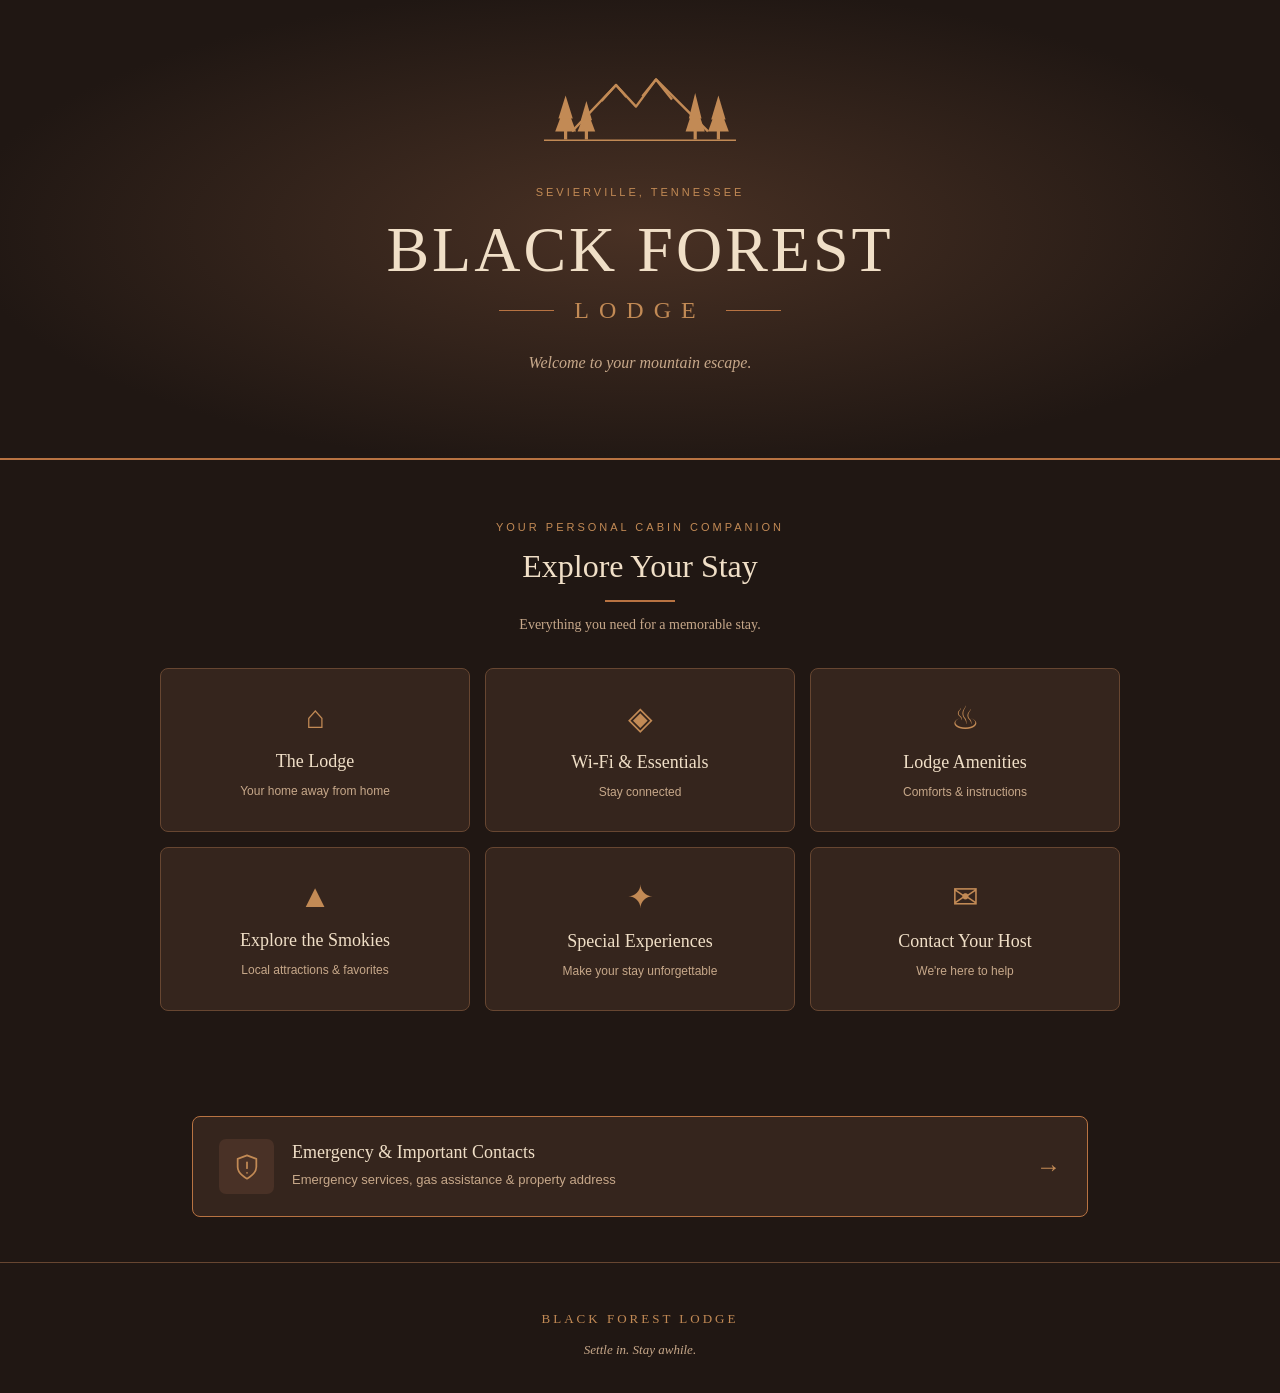
<file: index.html>
<!DOCTYPE html>
<html lang="en">
<head>
  <meta charset="UTF-8">
  <meta name="viewport" content="width=device-width, initial-scale=1.0">
  <title>Black Forest Lodge | Guest Experience</title>
  <link rel="stylesheet" href="CSS/style.css">
</head>

<body>

  <header class="hero">

    <div class="brand">

      <!-- Mountain and evergreen emblem -->
      <svg class="logo" viewBox="0 0 300 120"
           xmlns="http://www.w3.org/2000/svg"
           aria-label="Mountains and evergreen forest"
           role="img">

        <g fill="none" stroke="currentColor"
           stroke-width="3" stroke-linejoin="round">
          <path d="M65 83 L120 25 L145 52 L170 18 L235 83"/>
          <path d="M102 45 L120 25 L133 40"/>
          <path d="M153 39 L170 18 L190 43"/>
        </g>

        <!-- Evergreen trees -->
        <g fill="currentColor">
          <path d="M44 83 L57 48 L70 83 Z"/>
          <path d="M48 67 L57 38 L66 67 Z"/>
          <rect x="55" y="80" width="4" height="13"/>

          <path d="M72 83 L83 54 L94 83 Z"/>
          <path d="M76 69 L83 45 L90 69 Z"/>
          <rect x="81" y="81" width="4" height="12"/>

          <path d="M207 83 L219 46 L231 83 Z"/>
          <path d="M211 67 L219 35 L227 67 Z"/>
          <rect x="217" y="81" width="4" height="12"/>

          <path d="M235 83 L248 48 L261 83 Z"/>
          <path d="M239 68 L248 38 L257 68 Z"/>
          <rect x="246" y="81" width="4" height="12"/>
        </g>

        <path d="M30 94 H270"
              stroke="currentColor" stroke-width="2"/>
      </svg>

      <p class="eyebrow">Sevierville, Tennessee</p>

      <h1>BLACK FOREST</h1>

      <div class="lodge-name">
        <span></span>
        <h2>LODGE</h2>
        <span></span>
      </div>

      <p class="welcome">Welcome to your mountain escape.</p>

    </div>

  </header>

  <main>

    <section class="intro">
      <p class="eyebrow">Your Personal Cabin Companion</p>
      <h2>Explore Your Stay</h2>
      <div class="divider"></div>
      <p>Everything you need for a memorable stay.</p>
    </section>

    <section class="menu">

      <a href="pages/lodge.html" class="tile">
  <span class="tile-icon">⌂</span>
  <h3>The Lodge</h3>
  <p>Your home away from home</p>
</a>

      <div class="tile">
        <span class="tile-icon">◈</span>
        <h3>Wi-Fi & Essentials</h3>
        <p>Stay connected</p>
      </div>

      <div class="tile">
        <span class="tile-icon">♨</span>
        <h3>Lodge Amenities</h3>
        <p>Comforts & instructions</p>
      </div>

    
<a href="pages/explore.html" class="tile">
    <span class="tile-icon">▲</span>
    <h3>Explore the Smokies</h3>
    <p>Local attractions & favorites</p>
</a>


      <div class="tile">
        <span class="tile-icon">✦</span>
        <h3>Special Experiences</h3>
        <p>Make your stay unforgettable</p>
      </div>

      <div class="tile">
        <span class="tile-icon">✉</span>
        <h3>Contact Your Host</h3>
        <p>We're here to help</p>
      </div>

    </section>

  </main>



<a href="pages/emergency.html" class="emergency-banner">

  <div class="emergency-banner-icon">
    <svg
      width="28"
      height="28"
      viewBox="0 0 24 24"
      fill="none"
      stroke="currentColor"
      stroke-width="1.5"
      stroke-linecap="round"
      stroke-linejoin="round"
      aria-hidden="true">
      <path d="M12 22s8-4 8-10V5l-8-3-8 3v7c0 6 8 10 8 10z"/>
      <path d="M12 8v5"/>
      <path d="M12 17h.01"/>
    </svg>
  </div>

  <div class="emergency-banner-text">
    <h3>Emergency & Important Contacts</h3>
    <p>
      Emergency services, gas assistance
      & property address
    </p>
  </div>

  <span class="emergency-banner-arrow"
        aria-hidden="true">→</span>

</a>



  <footer>
    <p>BLACK FOREST LODGE</p>
    <span>Settle in. Stay awhile.</span>
  </footer>

</body>
</html>
</file>
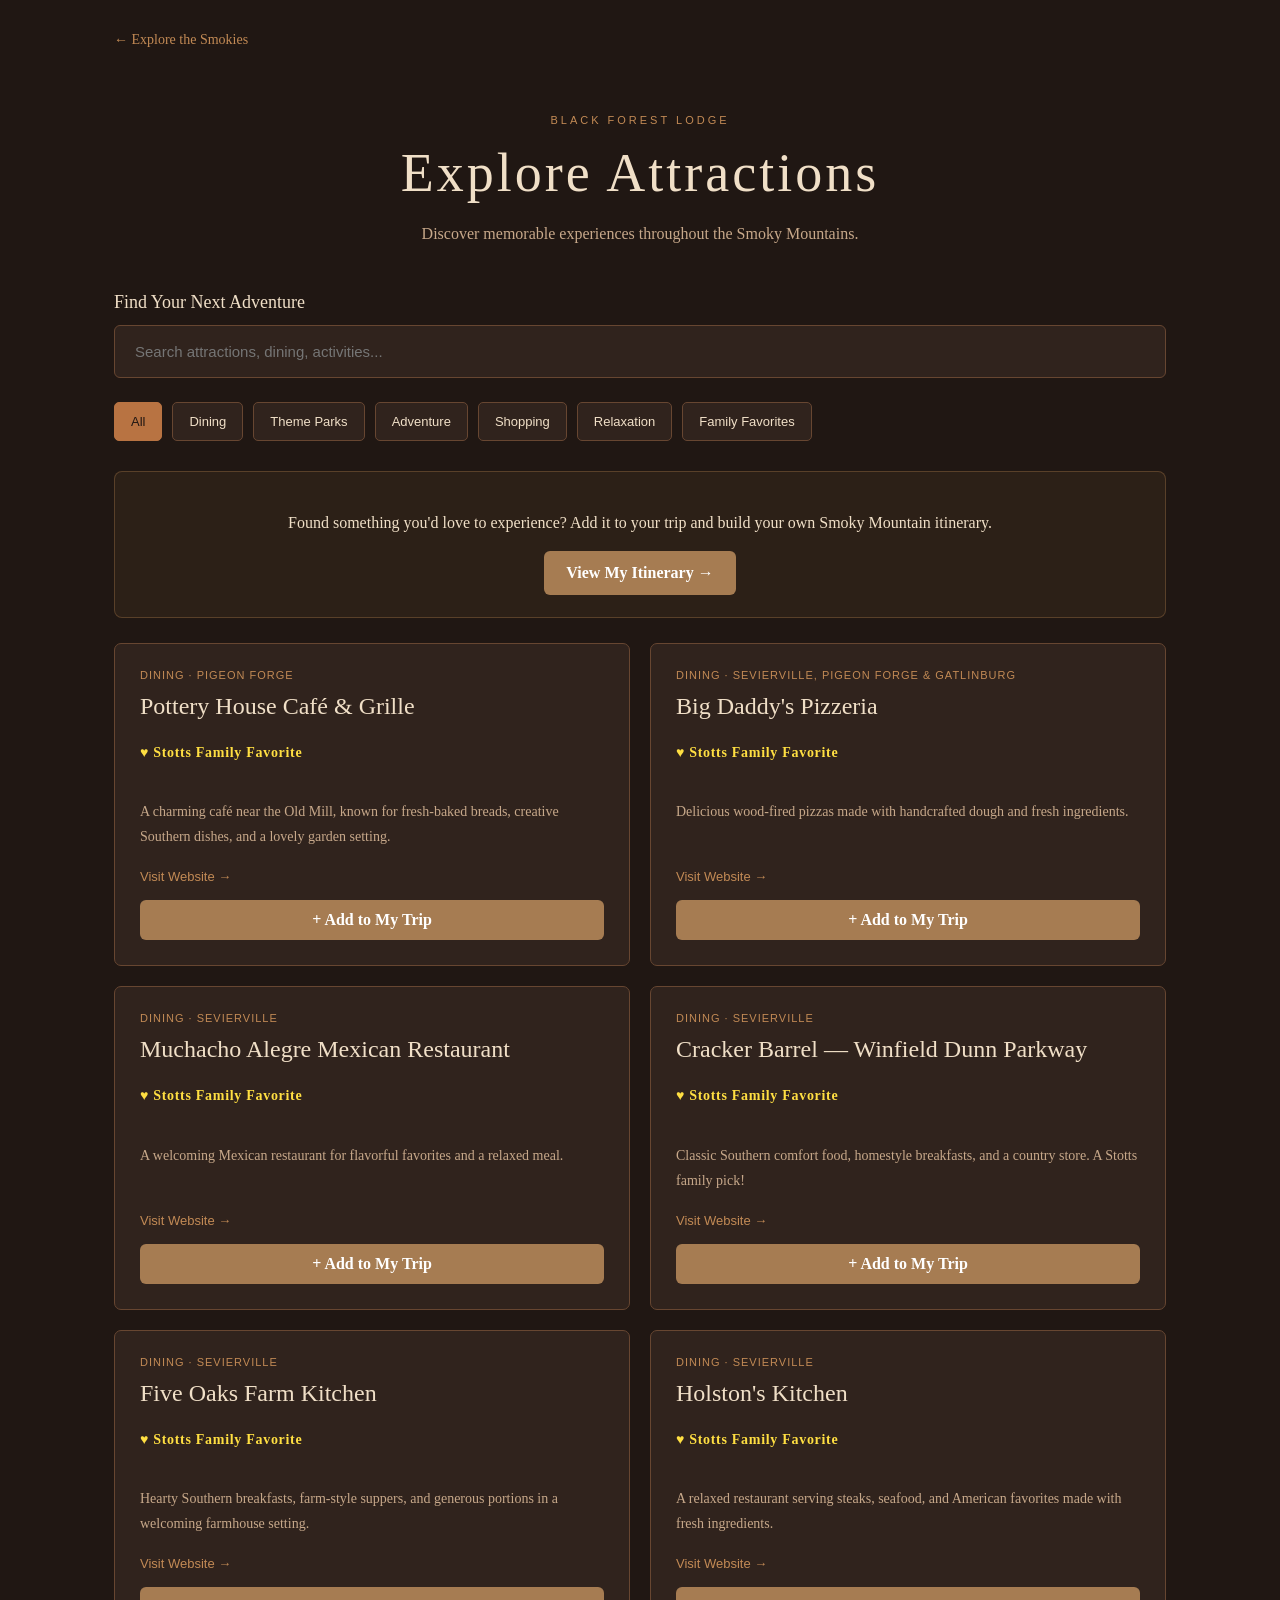
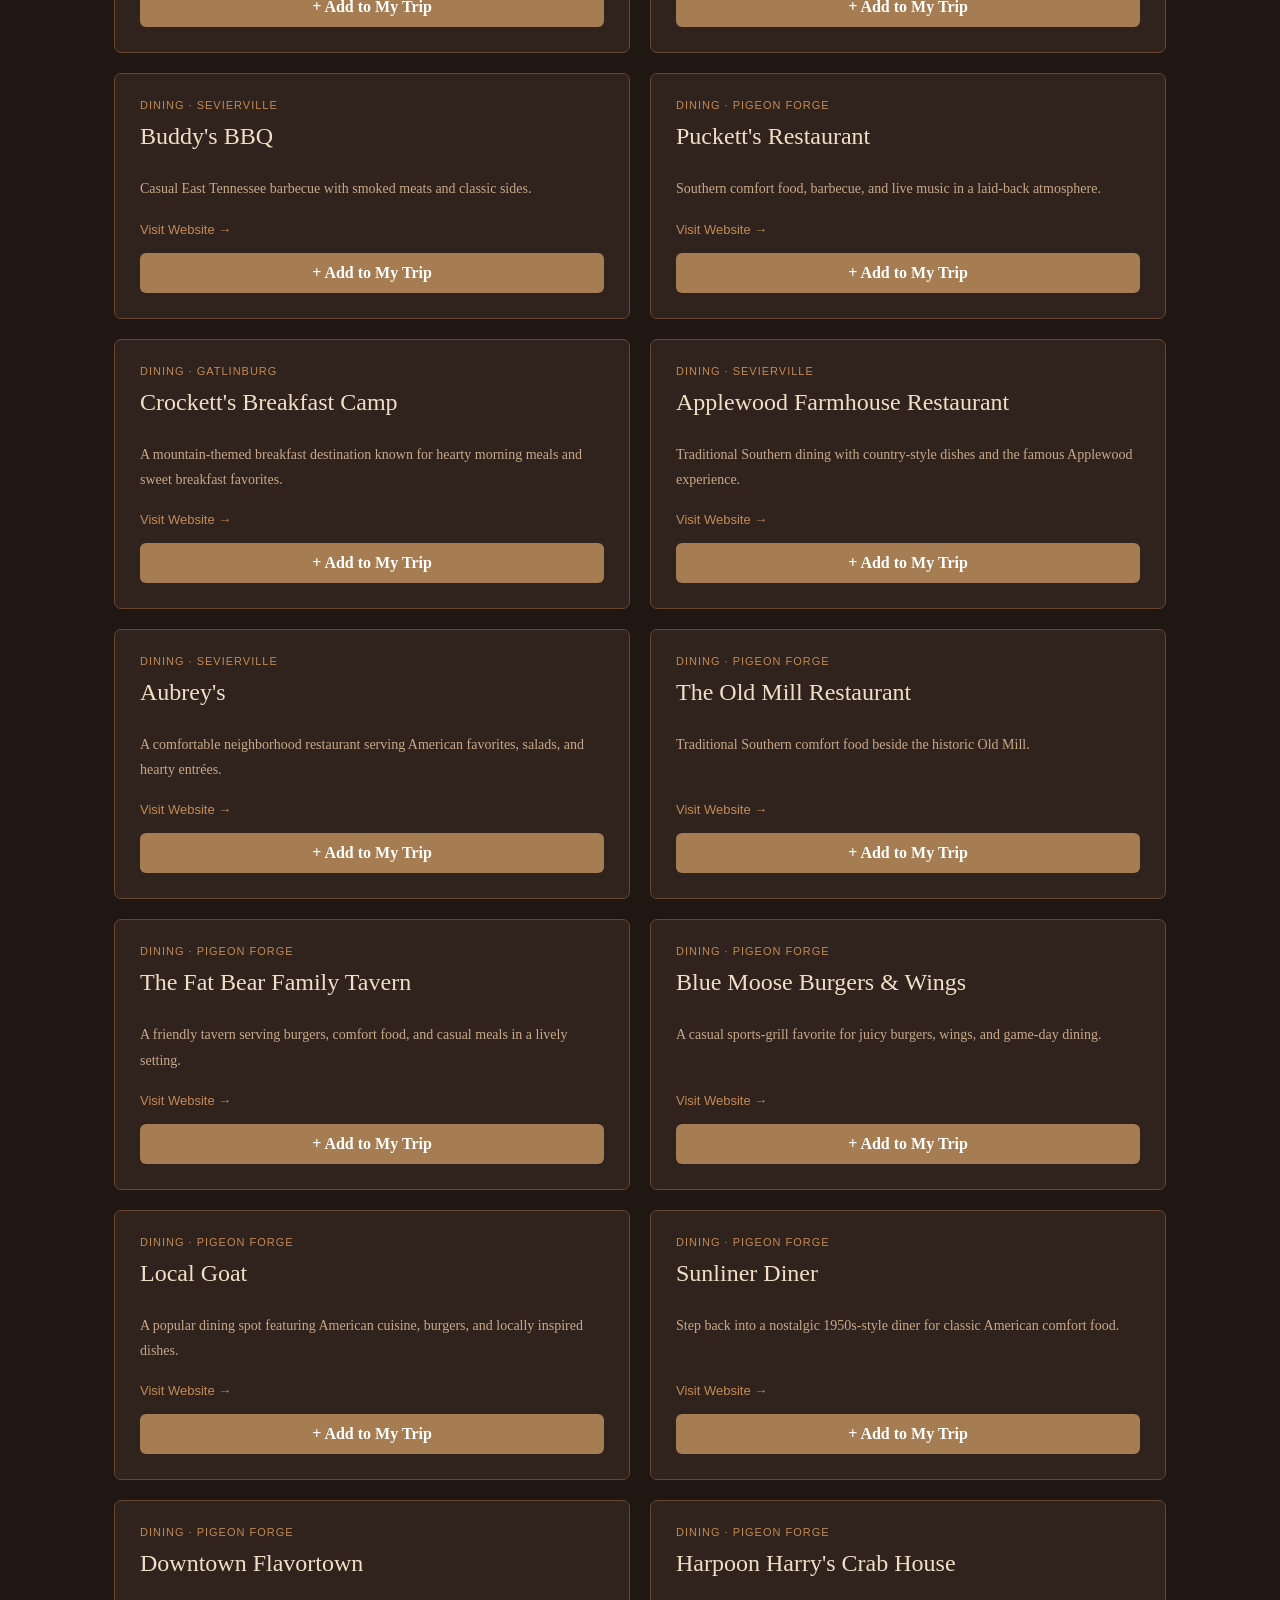
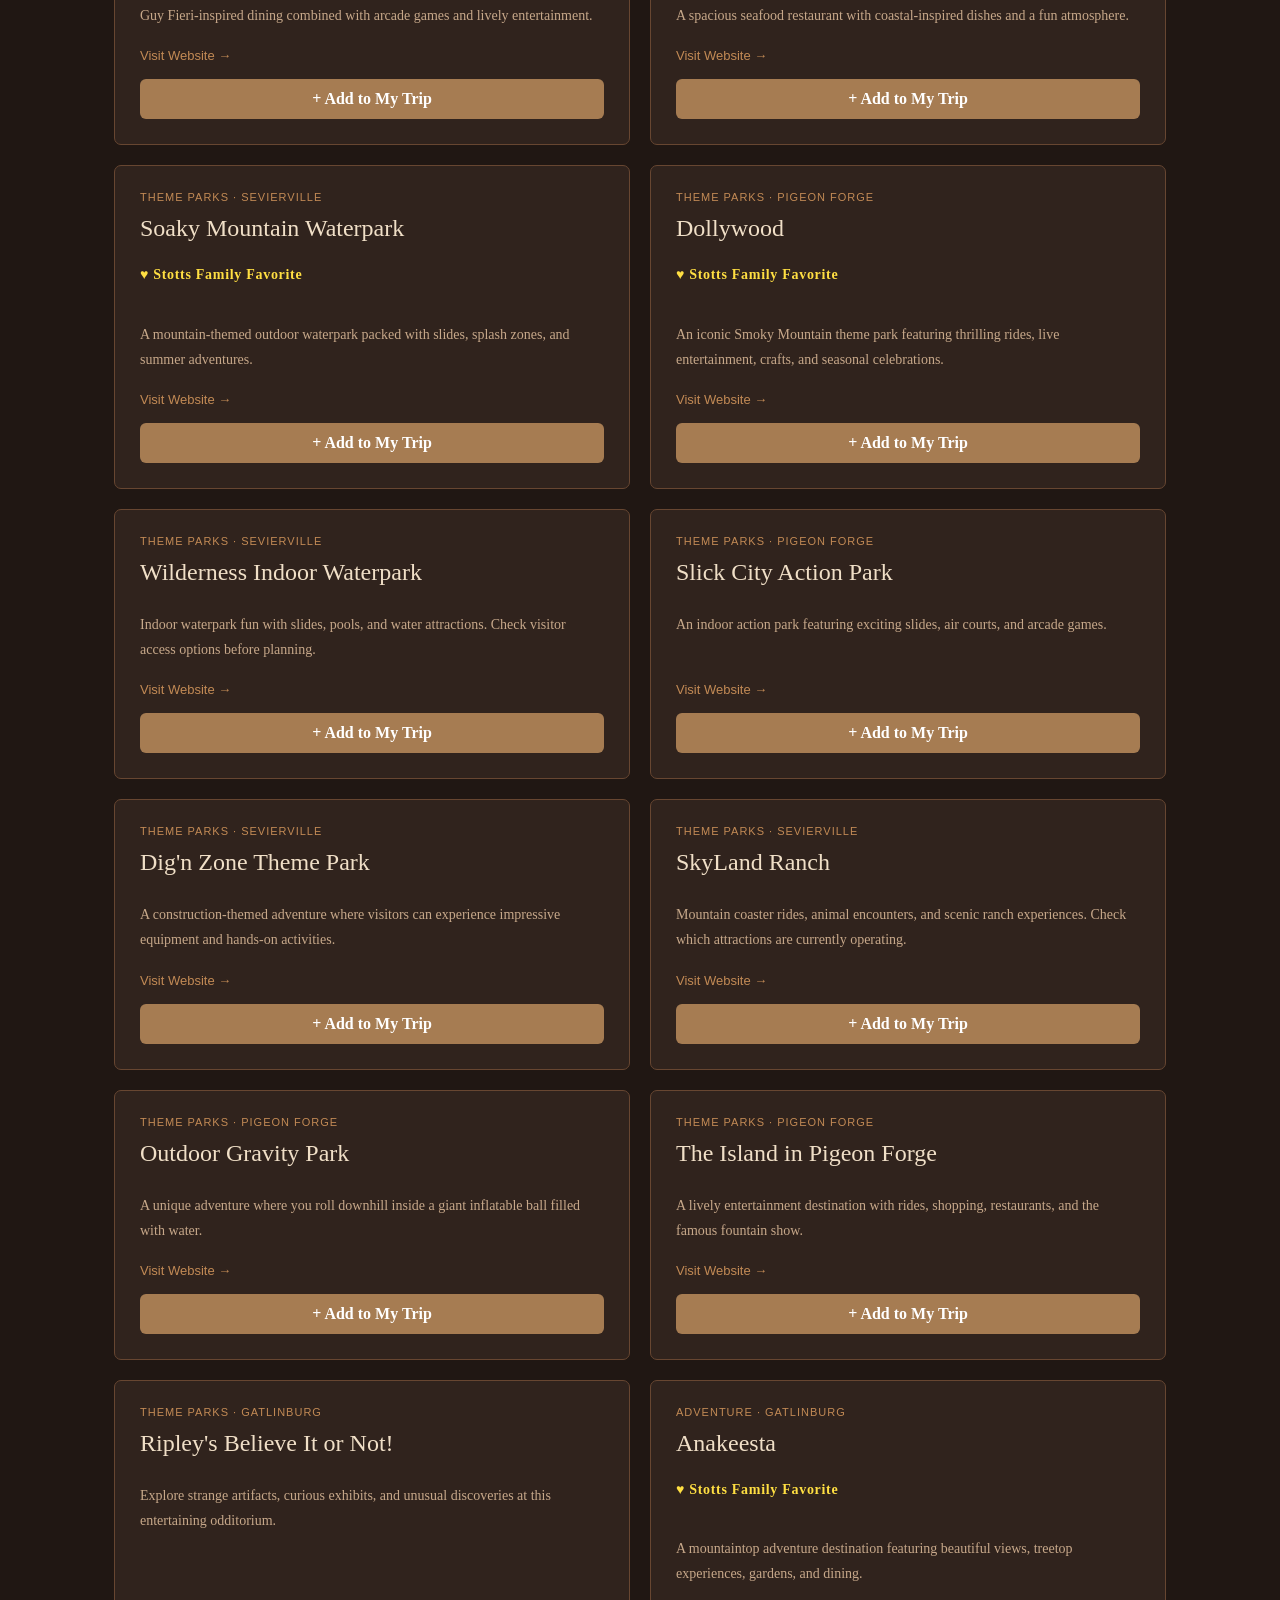
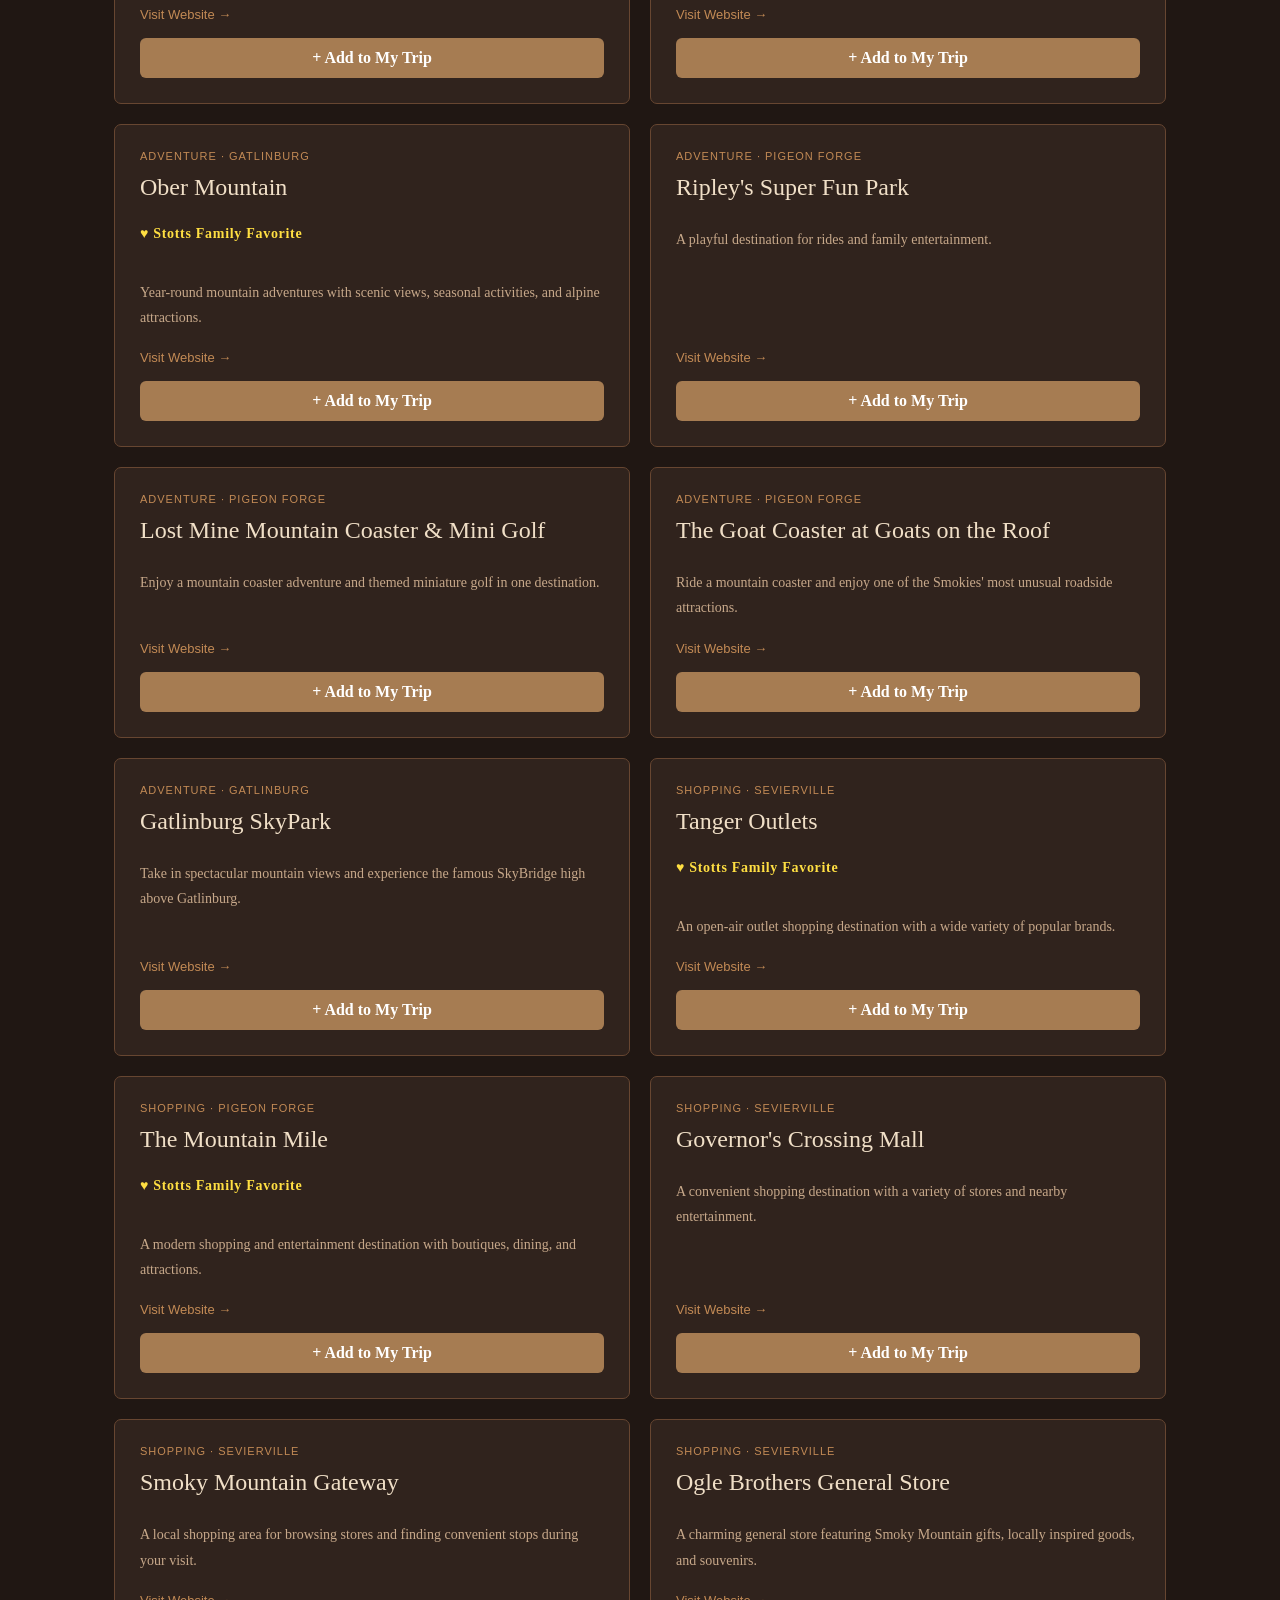
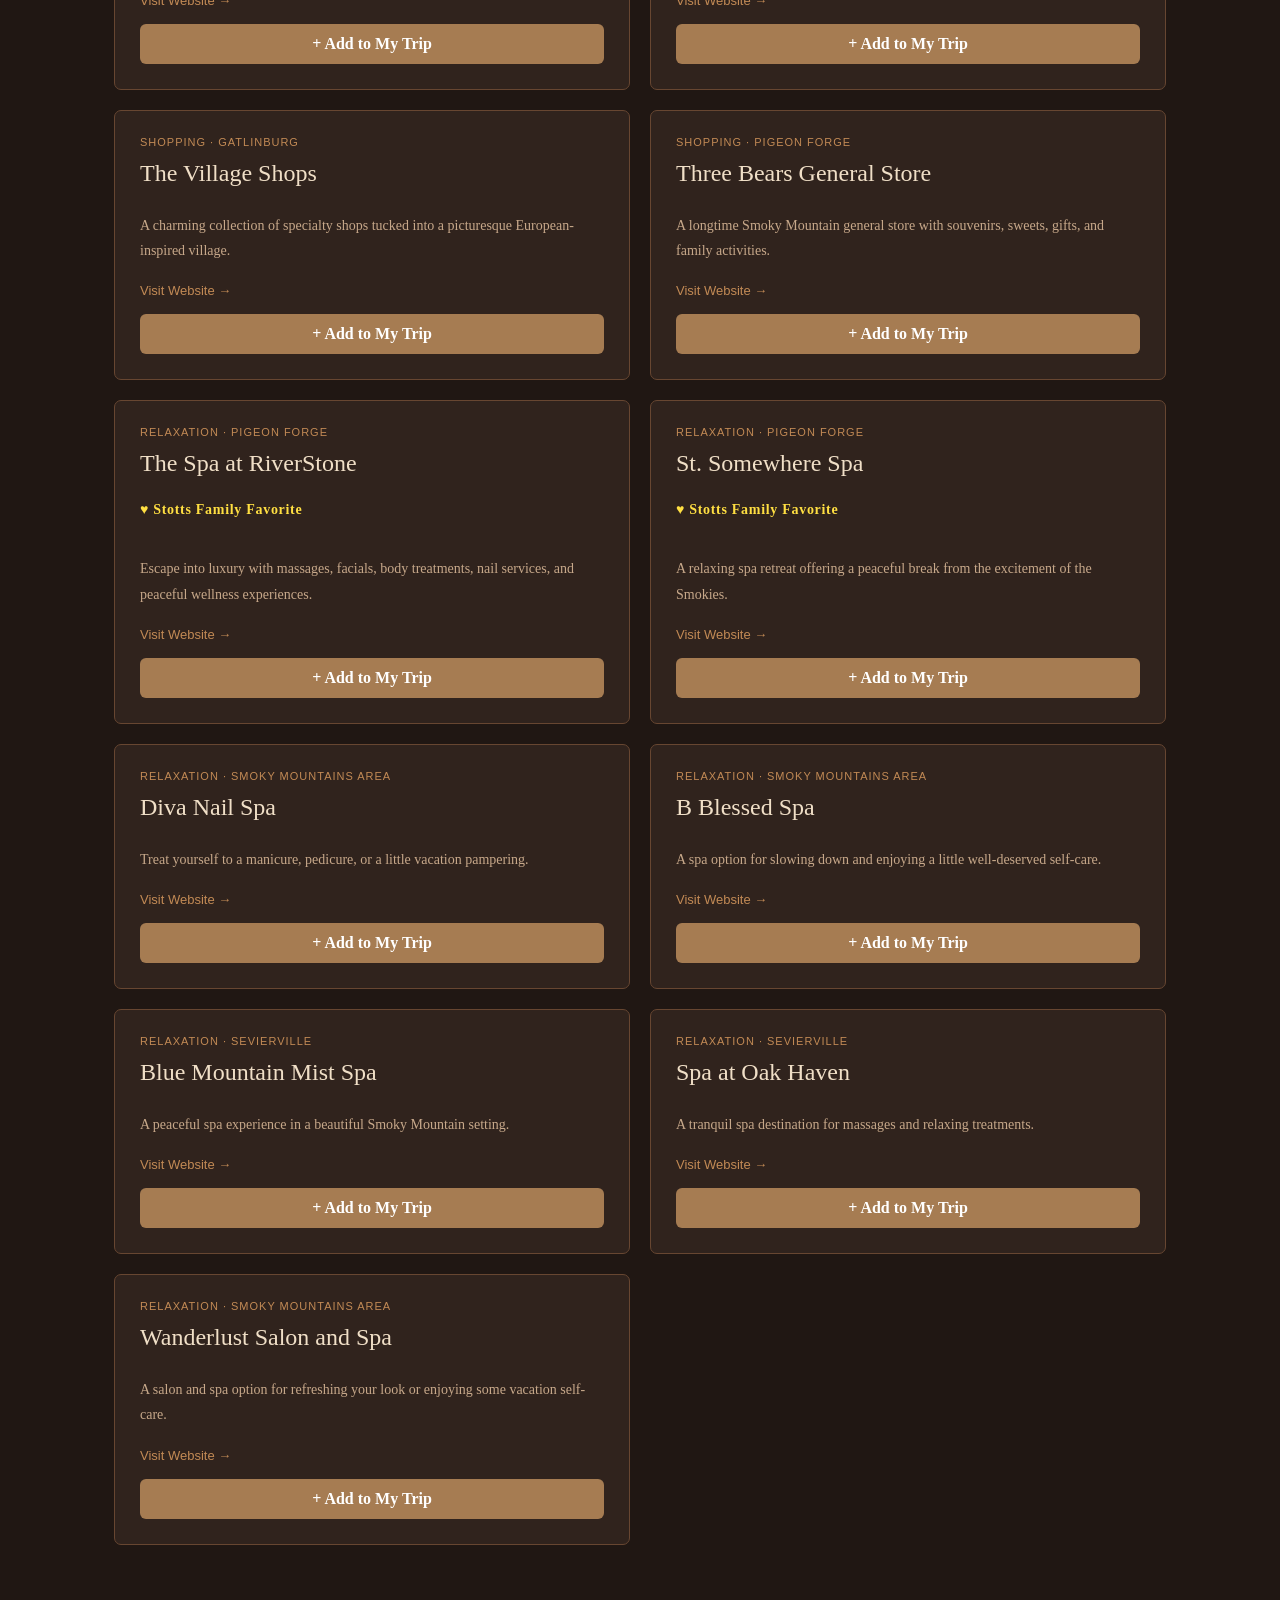
<file: pages/attractions.html>
<!DOCTYPE html>
<html lang="en">

<head>
  <meta charset="UTF-8">
  <meta name="viewport"
        content="width=device-width, initial-scale=1.0">

  <title>Explore Attractions | Black Forest Lodge</title>

  <link rel="stylesheet" href="../CSS/style.css">
</head>

<body>

  <main class="explore-page">

    <a href="explore.html" class="explore-back">
      &larr; Explore the Smokies
    </a>

    <header class="explore-header">
      <p class="explore-eyebrow">
        BLACK FOREST LODGE
      </p>

      <h1>Explore Attractions</h1>

      <p>
        Discover memorable experiences
        throughout the Smoky Mountains.
      </p>
    </header>

    <!-- SEARCH -->
    <div class="attraction-search">
      <label for="attractionSearch">
        Find Your Next Adventure
      </label>

      <input
        type="search"
        id="attractionSearch"
        placeholder="Search attractions, dining, activities..."
      >
    </div>

    <!-- CATEGORY FILTERS -->
    <div class="attraction-filters">
      <button class="filter-btn active"
              data-category="All">All</button>

      <button class="filter-btn"
              data-category="Dining">Dining</button>

      <button class="filter-btn"
              data-category="Theme Parks">Theme Parks</button>

      <button class="filter-btn"
              data-category="Adventure">Adventure</button>

      <button class="filter-btn"
              data-category="Shopping">Shopping</button>

      <button class="filter-btn"
              data-category="Relaxation">Relaxation</button>

      <button class="filter-btn"
              data-category="Favorites">Family Favorites</button>
    </div>
    
<div class="attractions-planner-navigation">
  <p>
    Found something you'd love to experience?
    Add it to your trip and build your own
    Smoky Mountain itinerary.
  </p>

  <a href="planner.html" class="planner-browse-link">
    View My Itinerary &rarr;
  </a>
</div>


    <!-- ATTRACTION CARDS APPEAR HERE -->
    <div id="attractionsGrid"
         class="attractions-grid"></div>

    <p id="noResults"
       class="attraction-no-results"
       hidden>
      No matching attractions found.
    </p>

  </main>

  <script src="../JS/attractions.js"></script>

</body>
</html>
</file>
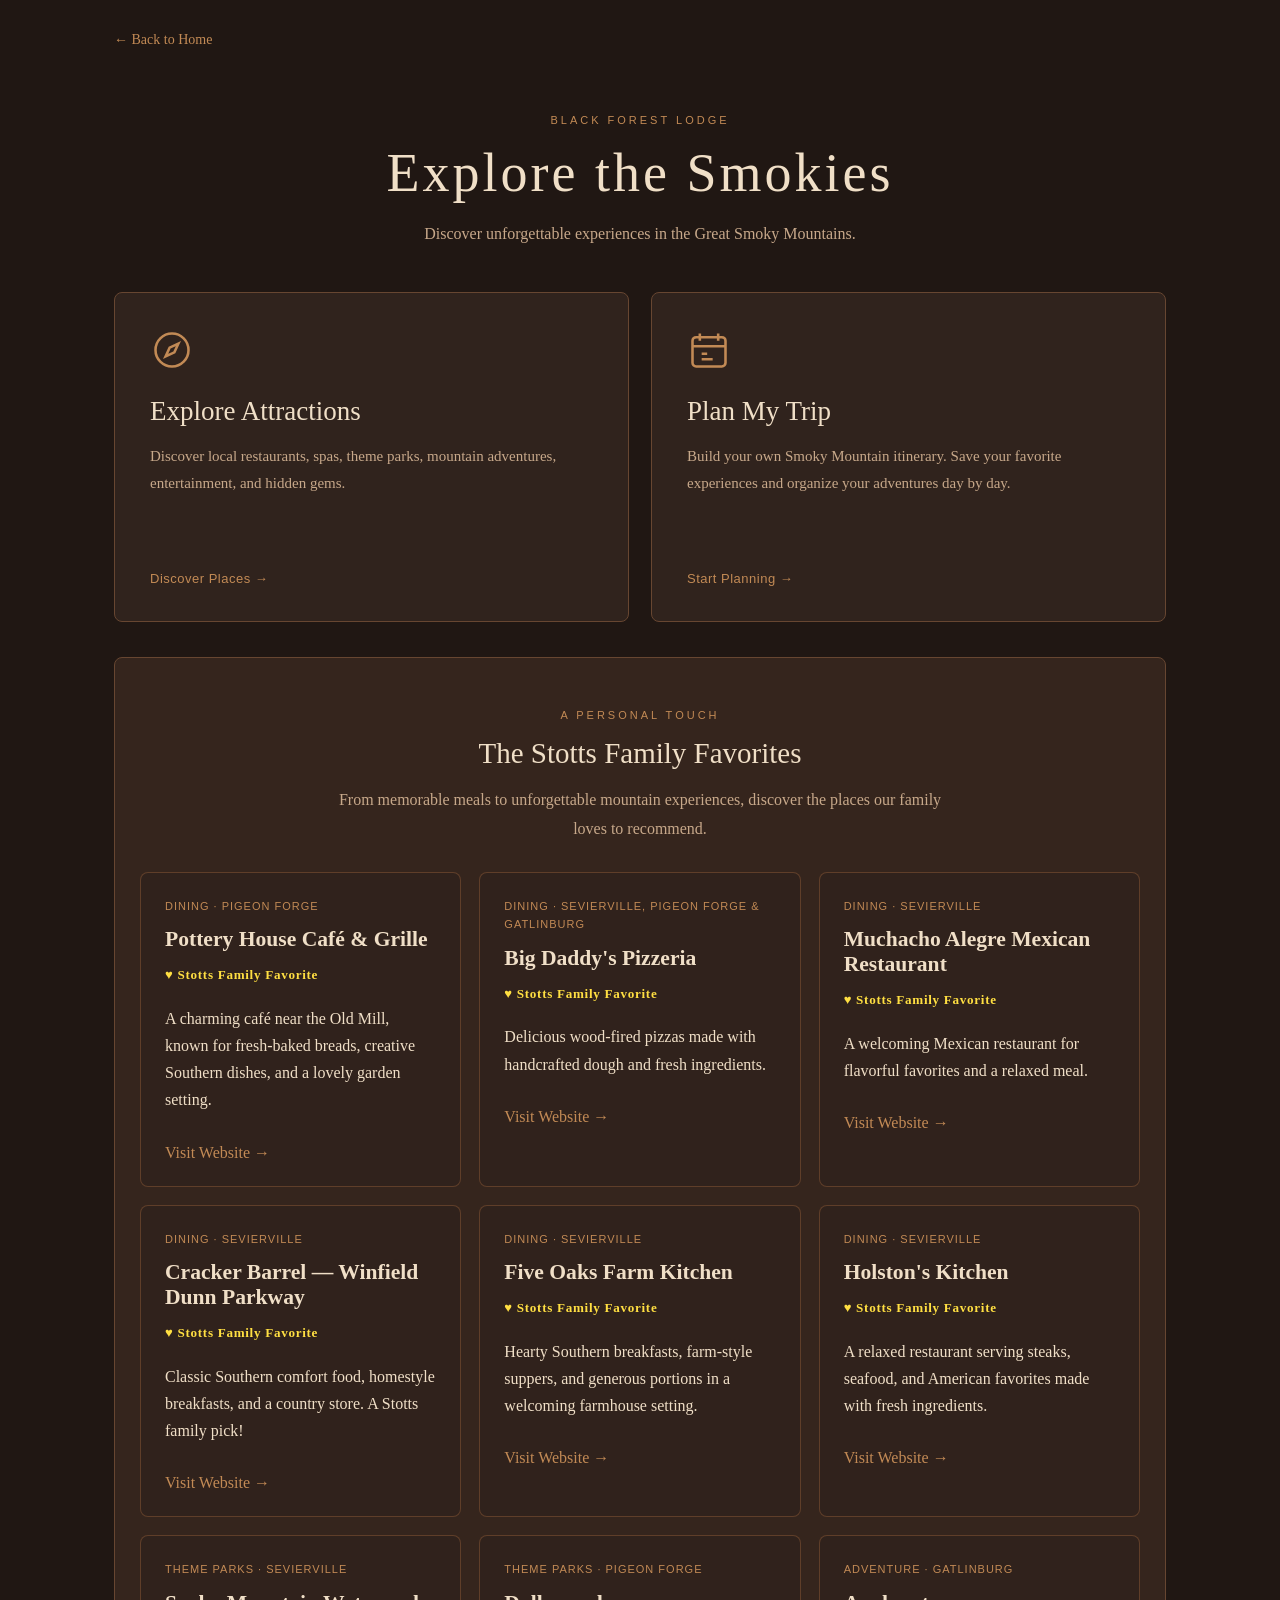
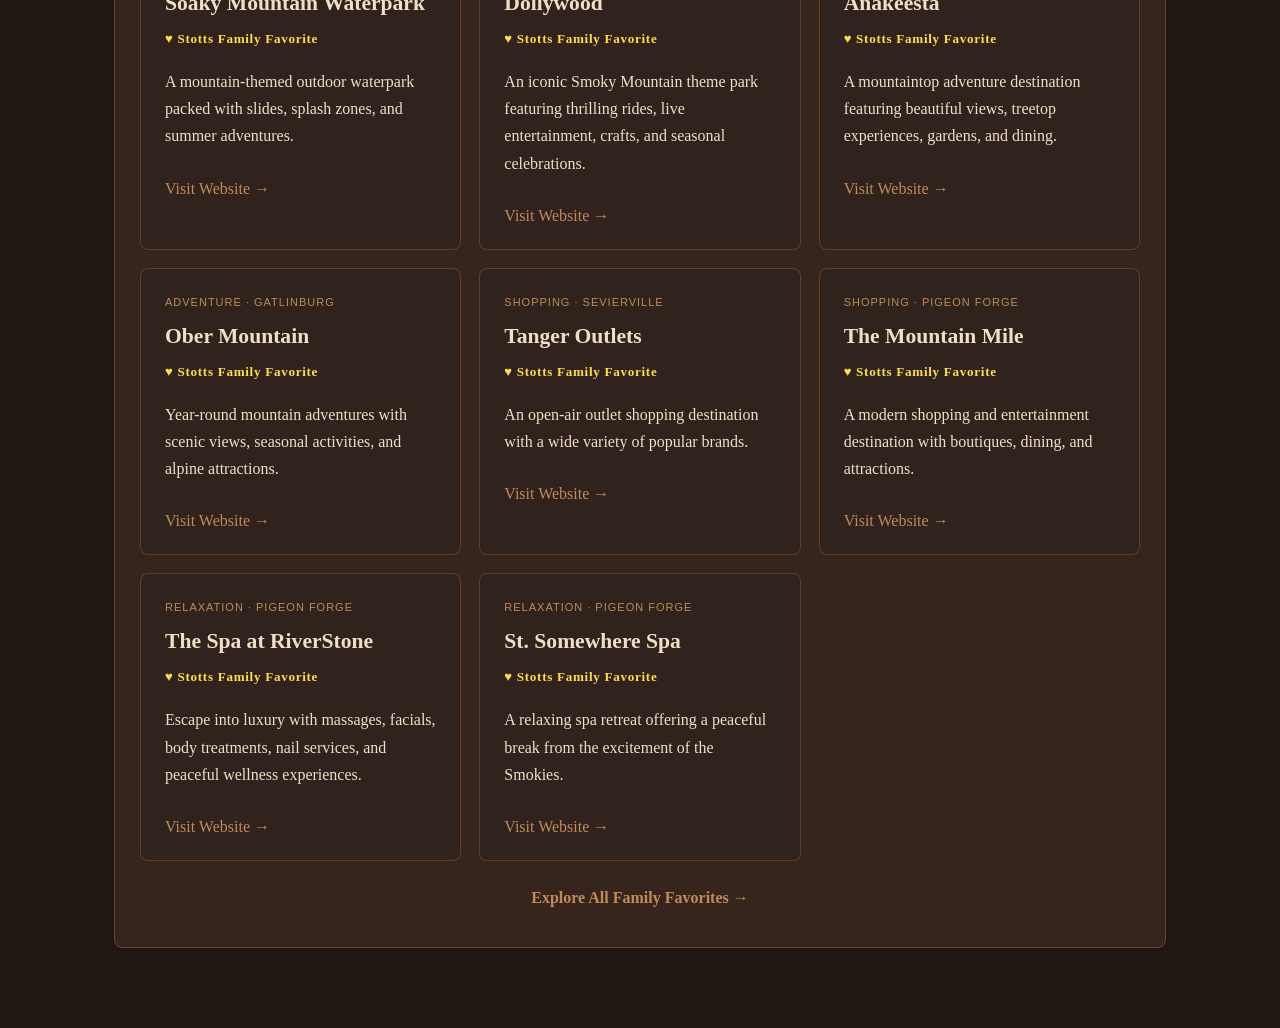
<file: pages/explore.html>
<!DOCTYPE html>
<html lang="en">
<head>
  <meta charset="UTF-8">
  <meta name="viewport"
        content="width=device-width, initial-scale=1.0">

  <title>Explore the Smokies | Black Forest Lodge</title>

  <link rel="stylesheet" href="../CSS/style.css">
</head>

<body>

  <main class="explore-page">

    <a href="../index.html" class="explore-back">
      &larr; Back to Home
    </a>

    <header class="explore-header">
      <p class="explore-eyebrow">
        BLACK FOREST LODGE
      </p>

      <h1>Explore the Smokies</h1>

      <p>
        Discover unforgettable experiences
        in the Great Smoky Mountains.
      </p>
    </header>

    <!-- MAIN EXPLORATION OPTIONS -->
    <div class="explore-options">

      <a href="attractions.html"
         class="explore-option">

        <div class="explore-option-icon">
          <svg viewBox="0 0 24 24"
               fill="none"
               stroke="currentColor"
               stroke-width="1.4"
               aria-hidden="true">
            <circle cx="12" cy="12" r="9"></circle>
            <path d="M15.5 8.5l-2.2 4.8-4.8 2.2
                     2.2-4.8z"></path>
          </svg>
        </div>

        <h2>Explore Attractions</h2>

        <p>
          Discover local restaurants, spas,
          theme parks, mountain adventures,
          entertainment, and hidden gems.
        </p>

        <span class="explore-option-link">
          Discover Places &rarr;
        </span>

      </a>

      <a href="planner.html"
         class="explore-option">

        <div class="explore-option-icon">
          <svg viewBox="0 0 24 24"
               fill="none"
               stroke="currentColor"
               stroke-width="1.4"
               aria-hidden="true">
            <rect x="3" y="5" width="18"
                  height="16" rx="2"></rect>
            <path d="M7 3v4M17 3v4M3 10h18"></path>
            <path d="M8 14h3M8 17h6"></path>
          </svg>
        </div>

        <h2>Plan My Trip</h2>

        <p>
          Build your own Smoky Mountain
          itinerary. Save your favorite
          experiences and organize your
          adventures day by day.
        </p>

        <span class="explore-option-link">
          Start Planning &rarr;
        </span>

      </a>

    </div>

   
<!-- FAMILY RECOMMENDATIONS -->
<section class="explore-feature">

  <p class="explore-eyebrow">
    A PERSONAL TOUCH
  </p>

  <h2>The Stotts Family Favorites</h2>

  <p>
    From memorable meals to unforgettable
    mountain experiences, discover the
    places our family loves to recommend.
  </p>

  <div id="familyFavoritesGrid"
       class="family-favorites-grid">
  </div>

  <a href="attractions.html?category=Favorites"
     class="family-favorites-link">
    Explore All Family Favorites &rarr;
  </a>

</section>


  </main>

  <script src="../JS/attractions.js"></script>
  <script src="../JS/favorites.js"></script>

</body>
</html>
</file>
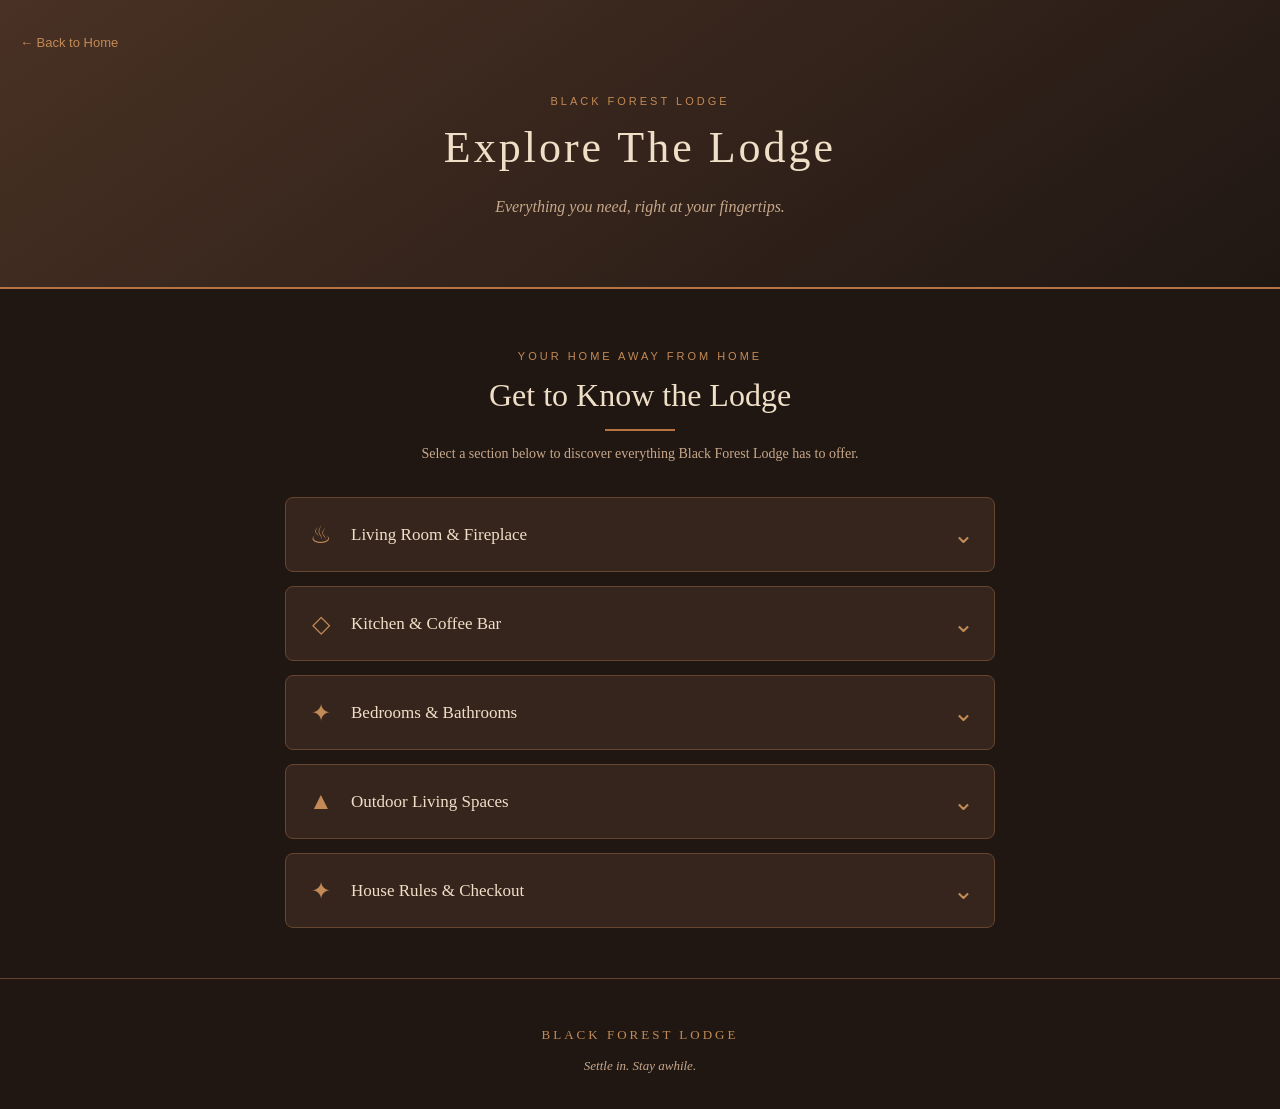
<file: pages/lodge.html>
<!DOCTYPE html>
<html lang="en">
<head>
  <meta charset="UTF-8">
  <meta name="viewport" content="width=device-width, initial-scale=1.0">
  <title>The Lodge | Black Forest Lodge</title>
  <link rel="stylesheet" href="../CSS/style.css">
</head>

<body>

  <header class="page-header">
    <a href="../index.html" class="back-link">
      ← Back to Home
    </a>

    <p class="eyebrow">Black Forest Lodge</p>
    <h1>Explore The Lodge</h1>
    <p class="welcome">
      Everything you need, right at your fingertips.
    </p>
  </header>

  <main class="guide-content">

    <section class="intro">
      <p class="eyebrow">Your Home Away From Home</p>
      <h2>Get to Know the Lodge</h2>
      <div class="divider"></div>
      <p>
        Select a section below to discover
        everything Black Forest Lodge has to offer.
      </p>
    </section>

    <div class="accordion">

      <!-- LIVING ROOM -->
      
<!-- LIVING ROOM -->
<details class="accordion-item">
  <summary>
    <span class="accordion-icon">♨</span>
    <span>Living Room & Fireplace</span>
    <span class="accordion-arrow">⌄</span>
  </summary>

  <div class="accordion-content">

    <h3>🔥 Fireplace</h3>
    <p>
      Enjoy the warmth and ambiance of our beautiful
      riverstone fireplace any time of year!
      The fireplace is operational year-round.
    </p>

    <p>
      <strong>Please note:</strong> A small pilot flame
      will remain visible inside the fireplace,
      even when the main fireplace is turned off.
      This is normal.
    </p>

    <h3>Turning the Fireplace On</h3>
    <p>
      Locate the timer dial on the right side
      of the fireplace. Gently turn the dial
      <strong>clockwise</strong> to your desired
      operating duration.
    </p>

    <p>
      The fireplace will automatically turn off
      when the timer reaches zero.
    </p>

    <h3>Turning the Fireplace Off</h3>
    <p>
      To turn the fireplace off before the timer
      expires, use light pressure to turn the
      timer dial <strong>counterclockwise</strong>
      back to zero.
    </p>

    <p>
      The main flame should extinguish.
      The small pilot flame will remain visible.
    </p>

    <h3>📺 Living Room Television</h3>
    <p>
      The living room TV is already connected
      to the lodge's Wi-Fi network.
      You're welcome to enjoy any available
      streaming and media apps during your stay!
    </p>

    <p>
      <strong>Before checkout:</strong>
      Please remember to log out of any personal
      streaming accounts you've used.
      This helps keep your account information
      private and secure.
    </p>

    <h3>💡 Lighting</h3>
    <p>
      Living room light switches are located
      in two convenient areas:
    </p>

    <ul>
      <li>Near the lodge's front entrance.</li>
      <li>
        Near the stair landing, beside the
        side exit door leading to the porch.
      </li>
    </ul>

  </div>
</details>


      <!-- KITCHEN -->
      

<!-- KITCHEN -->
<details class="accordion-item">
  <summary>
    <span class="accordion-icon">◇</span>
    <span>Kitchen & Coffee Bar</span>
    <span class="accordion-arrow">⌄</span>
  </summary>

  <div class="accordion-content">

    <p class="section-intro">
      From leisurely breakfasts to memorable
      dinners, the lodge's kitchen is equipped
      for cooking, gathering, and enjoying
      time together.
    </p>

    <!-- MAJOR APPLIANCES -->
    <section class="guide-card">
      <h3>Major Kitchen Appliances</h3>
      <p class="guide-card-subtitle">
        Everything for everyday cooking
      </p>
      <div class="guide-card-divider"></div>

      <ul class="kitchen-list">
        <li>Gas oven and stovetop</li>
        <li>Full-size refrigerator</li>
        <li>Drawer-style microwave</li>
        <li>Full-size dishwasher</li>
      </ul>
    </section>

    <!-- ADDITIONAL APPLIANCES -->
    <section class="guide-card">
      <h3>Additional Kitchen Equipment</h3>
      <p class="guide-card-subtitle">
        A few extras for your favorite recipes
      </p>
      <div class="guide-card-divider"></div>

      <ul class="kitchen-list">
        <li>Stand mixer</li>
        <li>Hand blender</li>
        <li>Toaster</li>
      </ul>
    </section>

    <!-- COOKWARE -->
    <section class="guide-card">
      <h3>Cookware & Dining Essentials</h3>
      <p class="guide-card-subtitle">
        Ready for cooking, serving, and sharing
      </p>
      <div class="guide-card-divider"></div>

      <p>
        The kitchen includes plates, bowls,
        cups, silverware, and a selection
        of cooking utensils.
      </p>

      <p>
        You'll also find several pots,
        pans, baking sheets, and additional
        kitchen tools for meal preparation.
      </p>
    </section>

    <!-- COFFEE BAR -->
    <section class="guide-card coffee-feature">

      <p class="coffee-brand">
        BLACK FOREST COFFEE CO.
      </p>

      <h3>The Coffee Bar</h3>
      <p class="guide-card-subtitle">
        A little café experience,
        right here in the mountains
      </p>

      <div class="guide-card-divider"></div>

      <p>
        Whether you prefer a classic cup
        of coffee, a rich espresso, or
        a relaxing cup of tea, you'll find
        plenty of ways to start your day.
      </p>

      <div class="coffee-machine">
        <h4>Keurig Coffee Maker</h4>
 
<img
  src="../IMAGES/keurig.jpg"
  alt="Keurig coffee maker"
  class="coffee-product-image"
  loading="lazy"
>
        <p>
          Brew your favorite K-Cup beverages
          with convenient options for hot
          coffee, iced coffee, and stronger
          brews.
        </p>

        <ul class="kitchen-list">
          <li>
            Five cup sizes:
            4, 6, 8, 10, and 12 oz.
          </li>
          <li>Strong brew setting</li>
          <li>
            Iced coffee setting
            (brews hot to enjoy over ice)
          </li>
          <li>Fast brewing</li>
          <li>
            Hot water on demand for tea,
            hot chocolate, or instant oats
          </li>
        </ul>
      </div>

      <div class="coffee-machine">
        <h4>Espresso Machine</h4>

<img
  src="../IMAGES/espresso.jpg"
  alt="Espresso machine"
  class="coffee-product-image"
  loading="lazy"
>

        <p>
          Create your own café-style drinks
          with our espresso machine and
          built-in milk frother.
        </p>

        <ul class="kitchen-list">
          <li>Single or double espresso shots</li>
          <li>Adjustable milk-steaming function</li>
          <li>Hot water function</li>
          <li>Quick espresso extraction</li>
        </ul>
      </div>

      <div class="coffee-machine">
        <h4>French Press</h4>
        <p>
          Prefer a traditional brewing method?
          A French press is also available
          for a rich, full-bodied cup.
        </p>
      </div>

      <div class="coffee-supplies">
        <h4>Coffee & Tea Supplies</h4>
        <ul class="kitchen-list">
          <li>Starter supply of K-Cups</li>
          <li>Starter supply of ground espresso roast</li>
          <li>Assorted individual tea bags</li>
          <li>Sugar and sweetener packets</li>
          <li>Coffee mugs</li>
          <li>
            Spoons, stirrers, milk pitchers,
            and brewing accessories
          </li>
        </ul>
      </div>

    </section>

    <!-- DINING -->
    <section class="guide-card">
      <h3>Dining at the Lodge</h3>
      <p class="guide-card-subtitle">
        Gather around the table
      </p>
      <div class="guide-card-divider"></div>

      <p>
        Enjoy a traditional dining setting
        for eight guests, with additional
        seating and dining options throughout
        the lodge.
      </p>
    </section>

    <!-- LIGHTING -->
    <section class="guide-card">
      <h3>Kitchen & Dining Lighting</h3>
      <p class="guide-card-subtitle">
        Finding your way around
      </p>
      <div class="guide-card-divider"></div>

      <p>
        Kitchen light switches are located
        near the stove. Additional dining-area
        light switches can be found near
        the lodge's front entrance.
      </p>
    </section>

  </div>
</details>



     
<!-- BEDROOMS -->
<details class="accordion-item">
  <summary>
    <span class="accordion-icon">✦</span>
    <span>Bedrooms & Bathrooms</span>
    <span class="accordion-arrow">⌄</span>
  </summary>

  <div class="accordion-content">

    <p class="section-intro">
      Settle into one of five distinctive king
      bedrooms, each designed with the warmth
      and character of Black Forest Lodge.
      Five bathrooms are conveniently located
      throughout the property.
    </p>

    <!-- BEDROOM ONE -->
    <section class="bedroom-card">
      
<div class="bedroom-photo-pair">
  <img
    src="../IMAGES/bedroom1.jpg"
    alt="The Longhorn Room with its handcrafted log bed"
    loading="lazy"
  >

  <img
    src="../IMAGES/bedroom1tub.jpg"
    alt="Private copper soaking tub and stone fireplace"
    loading="lazy"
  >
</div>


      <div class="bedroom-card-body">
        <p class="bedroom-label">BEDROOM ONE</p>
        <h3>The Longhorn Room</h3>

        <p>
          A statement true-log king bed and
          warm timber surroundings create a
          memorable mountain retreat.
        </p>

        <ul class="bedroom-amenities">
          <li>King true-log bed</li>
          <li>Smart TV</li>
          <li>Private genuine copper soaking tub</li>
          <li>Private gas-log fireplace</li>
          <li>Ensuite full bathroom</li>
          <li>Walk-in shower</li>
          <li>Whiskey barrel sink</li>
        </ul>

     
      </div>
    </section>

    <!-- BEDROOM TWO -->
    <section class="bedroom-card">
      <img
        src="../IMAGES/bedroom2.jpg"
        alt="The Pine and Berries Room with king bed and copper tub"
        class="bedroom-photo"
        loading="lazy"
      >

      <div class="bedroom-card-body">
        <p class="bedroom-label">BEDROOM TWO</p>
        <h3>The Pine and Berries Room</h3>

        <p>
          A welcoming king bedroom with its
          own copper soaking tub and gas-log
          fireplace for a relaxing stay.
        </p>

        <ul class="bedroom-amenities">
          <li>King bed</li>
          <li>Smart TV</li>
          <li>Private genuine copper soaking tub</li>
          <li>Private gas-log fireplace</li>
          <li>Ensuite full bathroom</li>
          <li>Walk-in shower</li>
          <li>Whiskey barrel sink</li>
        </ul>
      </div>
    </section>

    <!-- BEDROOM THREE -->
    <section class="bedroom-card">
      <img
        src="../IMAGES/bedroom3.jpg"
        alt="The Ski Room with king bed and rustic decor"
        class="bedroom-photo"
        loading="lazy"
      >

      <div class="bedroom-card-body">
        <p class="bedroom-label">BEDROOM THREE</p>
        <h3>The Ski Room</h3>

        <p>
          Cozy mountain styling and a
          comfortable king bed make this
          a welcoming place to unwind.
        </p>

        <ul class="bedroom-amenities">
          <li>King bed</li>
          <li>Smart TV</li>
          <li>Ensuite full bathroom</li>
          <li>Walk-in shower</li>
          <li>Whiskey barrel sink</li>
        </ul>
      </div>
    </section>

    <!-- BEDROOM FOUR -->
    <section class="bedroom-card">
      <img
        src="../IMAGES/bedroom4.jpg"
        alt="The Bear Room with king bed and warm lodge decor"
        class="bedroom-photo"
        loading="lazy"
      >

      <div class="bedroom-card-body">
        <p class="bedroom-label">BEDROOM FOUR</p>
        <h3>The Bear Room</h3>

        <p>
          A cozy king bedroom with rustic
          accents and a welcoming mountain
          lodge atmosphere.
        </p>

        <ul class="bedroom-amenities">
          <li>King bed</li>
          <li>Smart TV</li>
          <li>
            Shared hallway bathroom
            between Bedrooms Four and Five
          </li>
        </ul>
      </div>
    </section>

    <!-- BEDROOM FIVE -->
    <section class="bedroom-card">
      <img
        src="../IMAGES/bedroom5.jpg"
        alt="The Forest Room with king bed and evergreen mural"
        class="bedroom-photo"
        loading="lazy"
      >

      <div class="bedroom-card-body">
        <p class="bedroom-label">BEDROOM FIVE</p>
        <h3>The Forest Room</h3>

        <p>
          A peaceful king bedroom featuring
          an atmospheric evergreen forest
          mural and warm rustic finishes.
        </p>

        <ul class="bedroom-amenities">
          <li>King bed</li>
          <li>Smart TV</li>
          <li>
            Shared hallway bathroom
            between Bedrooms Four and Five
          </li>
        </ul>
      </div>
    </section>

    <!-- BATHROOM DIRECTORY -->
    <section class="guide-card">
      <h3>Bathroom Locations</h3>

      <p class="guide-card-subtitle">
        Five bathrooms throughout the lodge
      </p>

      <div class="guide-card-divider"></div>

      <ul class="bathroom-directory">
        <li>
          <strong>Bathroom 1:</strong>
          Inside The Longhorn Room
        </li>
        <li>
          <strong>Bathroom 2:</strong>
          Inside The Pine and Berries Room
        </li>
        <li>
          <strong>Bathroom 3:</strong>
          Inside The Ski Room
        </li>
        <li>
          <strong>Bathroom 4:</strong>
          Lower-level hallway between
          The Bear Room and The Forest Room
        </li>
        <li>
          <strong>Bathroom 5:</strong>
          Loft level, near the pool table
          and air hockey table
        </li>
      </ul>
    </section>

  </div>
</details>


      

<!-- OUTDOOR SPACES -->
<details class="accordion-item">
  <summary>
    <span class="accordion-icon">▲</span>
    <span>Outdoor Living Spaces</span>
    <span class="accordion-arrow">⌄</span>
  </summary>

  <div class="accordion-content">

    <p class="section-intro">
      From your first morning coffee to a relaxing
      evening under the stars, Black Forest Lodge
      offers three inviting outdoor living spaces,
      each with its own unique atmosphere.
    </p>

    <!-- GOOD MORNING PORCH -->
    <section class="outdoor-card">

      <div class="outdoor-photo-placeholder">
        <span>PHOTO COMING SOON</span>
      </div>

      <div class="outdoor-card-body">
        <p class="outdoor-label">MAIN FLOOR</p>
        <h3>The Good Morning Porch</h3>

        <p>
          Ease into the day on our wraparound
          main-floor porch, stretching from the
          front of the lodge to the back.
        </p>

        <ul class="outdoor-amenities">
          <li>
            Front porch rocking chairs and
            hanging egg chair seating
          </li>
          <li>
            Comfortable seating on the back porch,
            perfect for enjoying the morning air
            with a steaming cup of coffee
          </li>
          <li>
            Wraparound access from front to back
          </li>
        </ul>

        <div class="outdoor-info">
          <h4>Lighting</h4>
          <p>
            Light switches are located on the
            wall beside the door, just before
            exiting onto the porch.
          </p>
        </div>
      </div>
    </section>

    <!-- GOOD AFTERNOON PORCH -->
    <section class="outdoor-card">

      <div class="outdoor-photo-placeholder">
        <span>PHOTO COMING SOON</span>
      </div>

      <div class="outdoor-card-body">
        <p class="outdoor-label">TOP FLOOR BALCONY</p>
        <h3>The Good Afternoon Porch</h3>

        <p>
          Settle into a beautifully decorated
          balcony retreat, with inviting seating
          and a relaxing atmosphere for spending
          a little time outdoors.
        </p>

        <ul class="outdoor-amenities">
          <li>Hanging egg chair seating</li>
          <li>Additional comfortable seating</li>
          <li>Thoughtfully decorated surroundings</li>
        </ul>

        <div class="outdoor-info">
          <h4>Lighting</h4>
          <p>
            Light switches are located on the
            wall beside the door, just before
            exiting onto the balcony.
          </p>
        </div>
      </div>
    </section>

    <!-- GOOD EVENING PORCH -->
    <section class="outdoor-card">

      <div class="outdoor-photo-placeholder">
        <span>PHOTO COMING SOON</span>
      </div>

      <div class="outdoor-card-body">
        <p class="outdoor-label">BOTTOM FLOOR</p>
        <h3>The Good Evening Porch</h3>

        <p>
          Unwind in our spacious lower-level
          outdoor retreat, designed for cozy
          evenings, comfortable gatherings,
          and a little well-deserved relaxation.
        </p>

        <ul class="outdoor-amenities">
          <li>Spacious eight-person hot tub</li>
          <li>Comfortable outdoor patio furniture</li>
          <li>Gas fire pit</li>
          <li>
            Mini coffee bar with a second
            Keurig coffee maker
          </li>
        </ul>

        <div class="outdoor-info">
          <h4>Coffee on the Porch</h4>
          <p>
            Bring the portable coffee caddy from
            the kitchen down to the porch.
            With a second Keurig right here,
            you can keep everyone's mugs filled
            without climbing the stairs.
          </p>
        </div>

        <div class="outdoor-info">
          <h4>Lighting</h4>
          <p>
            Light switches are located on the
            hallway wall just before exiting
            onto the porch.
          </p>
        </div>

      </div>
    </section>

  </div>
</details>



   
<!-- HOUSE RULES -->
<details class="accordion-item">
  <summary>
    <span class="accordion-icon">✦</span>
    <span>House Rules & Checkout</span>
    <span class="accordion-arrow">⌄</span>
  </summary>

  <div class="accordion-content">

    <p class="section-intro">
      Welcome to Black Forest Lodge! We want your
      stay to be comfortable, memorable, and
      worry-free. Here's everything you need
      to know from arrival to departure.
    </p>

    <!-- CHECK-IN -->
    <section class="guide-card">
      <p class="stay-label">YOUR ARRIVAL</p>
      <h3>Welcome to the Lodge</h3>

      <div class="stay-time">
        <span>CHECK-IN</span>
        <strong>4:00 PM</strong>
      </div>

      <p>
        We're excited to host you! Check-in begins
        at 4:00 PM. Early check-in is not available.
      </p>

      <p>
        Our cleaning team works diligently, often
        right up until check-in, preparing the lodge
        and attending to the little details that
        make your stay special. Please plan to
        arrive no earlier than 4:00 PM.
      </p>

      <div class="stay-note">
        <h4>Arriving in Town Early?</h4>
        <p>
          Cracker Barrel is just about a mile away.
          Tell Brian we sent you, and he'll give
          you the best seat in the house! Ask for
          Justyn as your server, and don't forget
          to ask him to tell you a good joke.
        </p>
      </div>

      <div class="guide-card-divider"></div>

      <h4>Getting Settled</h4>
      <p>
        Once you arrive, take a look around and
        let us know if anything needs attention.
        Please report any apparent issues to your
        host right away so we can help before
        you get settled in.
      </p>
    </section>

    <!-- PROPERTY RULES -->
    <section class="guide-card">
      <p class="stay-label">A FEW HOUSE GUIDELINES</p>
      <h3>House Rules</h3>

      <ul class="stay-rule-list">
        <li>
          <strong>No smoking.</strong>
          Smoking is not permitted anywhere
          on the property.
        </li>
        <li>
          <strong>No pets.</strong>
          Pets of any kind are not permitted.
        </li>
        <li>
          <strong>No parties or events.</strong>
          Black Forest Lodge is not authorized
          to host parties or events.
        </li>
        <li>
          <strong>Neighborhood quiet hours:</strong>
          10:00 PM to 8:00 AM. Please move
          gatherings indoors after 10:00 PM
          and be considerate of our neighbors.
        </li>
      </ul>
    </section>

    <!-- DURING YOUR STAY -->
    <section class="guide-card">
      <p class="stay-label">MAKE YOURSELF AT HOME</p>
      <h3>During Your Stay</h3>

      <h4>Furniture</h4>
      <p>
        Please leave furniture in its original
        location and avoid rearranging pieces
        during your stay.
      </p>

      <div class="guide-card-divider"></div>

      <h4>Trash & Wildlife</h4>
      <p>
        Please secure all outdoor trash in the
        bear-proof bins located beneath the porch
        near the parking area.
      </p>
      <p>
        Black Forest Lodge does have bear activity,
        along with the occasional curious raccoon!
        Never approach or feed wildlife, and
        please keep all trash secured.
      </p>

      <div class="guide-card-divider"></div>

      <h4>Thermostat Guide</h4>

      <div class="thermostat-grid">
        <div class="thermostat-card">
          <strong>Top Floor Thermostat</strong>
          <p>
            Controls the top-floor bedroom,
            game loft, and main living room below.
          </p>
        </div>

        <div class="thermostat-card">
          <strong>Main Floor Thermostat</strong>
          <p>
            Controls the main-floor bedroom
            and the entire bottom floor.
          </p>
        </div>
      </div>

      <div class="guide-card-divider"></div>

      <h4>We're Here to Help</h4>
      <p>
        Have a question, concern, or suggestion?
        Please reach out through your rental
        booking app. If there's an opportunity
        to make your stay even better, we'd
        love to hear about it while you're here!
      </p>
    </section>

    <!-- CHECKOUT -->
    <section class="guide-card">
      <p class="stay-label">UNTIL NEXT TIME</p>
      <h3>Checking Out</h3>

      <div class="stay-time">
        <span>CHECKOUT</span>
        <strong>10:00 AM</strong>
      </div>

      <p>
        We hope you've had a wonderful stay
        at Black Forest Lodge!
      </p>

      <p>
        Checkout is at 10:00 AM. Our cleaning
        team arrives promptly to prepare the
        property for our next guests.
      </p>

      <p>
        Late checkout is available only when
        previously authorized in writing by
        your host. Please request any late
        checkout through your rental booking
        app and obtain approval before
        planning a later departure.
      </p>

      <div class="guide-card-divider"></div>

      <h4>Before You Leave</h4>
      <p>
        A few small things help our cleaning
        team get a head start. Thank you!
      </p>

      <div class="checkout-list">
        <label class="checkout-item">
          <input type="checkbox">
          <span>
            Load dirty dishes into the dishwasher
            and start it.
          </span>
        </label>

        <label class="checkout-item">
          <input type="checkbox">
          <span>
            Leave used sheets, pillowcases, and
            blankets on the beds. Our team will
            strip and sort the linens.
          </span>
        </label>

        <label class="checkout-item">
          <input type="checkbox">
          <span>
            Place used and wet towels in a pile
            on the floor of each level.
          </span>
        </label>

        <label class="checkout-item">
          <input type="checkbox">
          <span>
            Gather trash and place it inside
            the bear-proof bins beneath the
            porch near the parking area.
          </span>
        </label>

        <label class="checkout-item">
          <input type="checkbox">
          <span>
            Sign our guest book and leave a
            memory from your stay!
          </span>
        </label>
      </div>

      <p class="checkout-footnote">
        This checklist is for your convenience.
        Your selections will reset when the
        page is reloaded.
      </p>
    </section>

    <!-- FAMILY FAREWELL -->
    <section class="family-farewell">

      <p class="stay-label">A NOTE FROM OUR FAMILY</p>

      <h3>Until We Meet Again</h3>

      <p>
        Thank you for choosing Black Forest Lodge.
        We hope you've made memories here that
        you'll carry with you long after your
        mountain getaway.
      </p>

      <p>
        Before you go, please sign our guest book.
        We'd love to know a little about your
        time here.
      </p>

      <blockquote class="family-quote">
        “There are no strangers here;
        only friends you haven't yet met.”
        <cite>— William Butler Yeats</cite>
      </blockquote>

      <p class="family-closing">
        With love from the Stotts family
      </p>

      <div class="family-signatures">
        <img
          src="../IMAGES/denisign.png"
          alt="Denise's decorative signature"
          loading="lazy"
        >

        <img
          src="../IMAGES/williamsign.png"
          alt="William's decorative signature"
          loading="lazy"
        >
      </div>

      <p class="family-goodbye">
        We hope to welcome you back soon.
      </p>

    </section>

  </div>
</details>


    </div>

  </main>

  <footer>
    <p>BLACK FOREST LODGE</p>
    <span>Settle in. Stay awhile.</span>
  </footer>

</body>
</html>
</file>
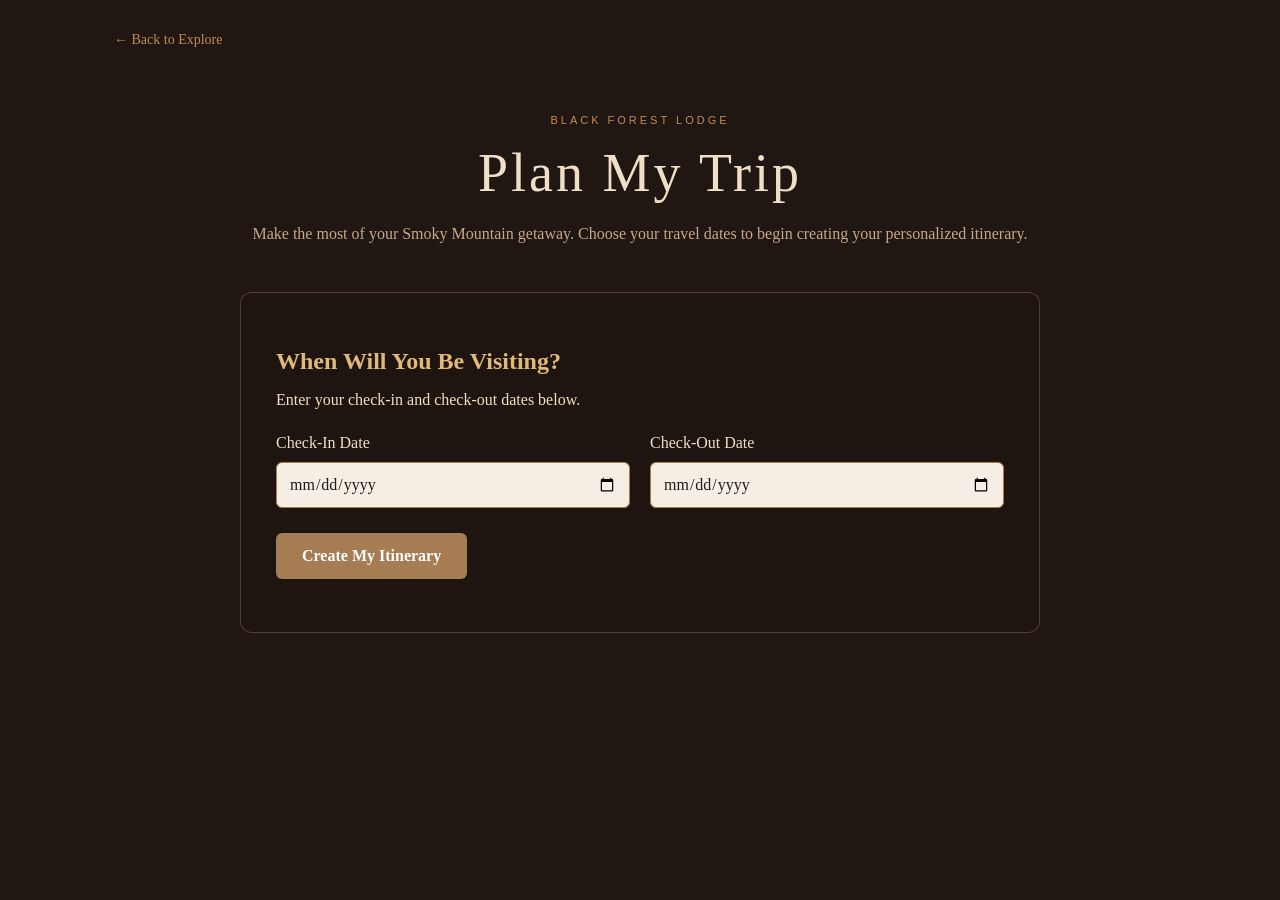
<file: pages/planner.html>
<!DOCTYPE html>
<html lang="en">
<head>
  <meta charset="UTF-8">
  <meta name="viewport" content="width=device-width, initial-scale=1.0">

  <title>Plan My Trip | Black Forest Lodge</title>

  <link rel="stylesheet" href="../CSS/style.css">
</head>

<body>
  <main class="explore-page">

    <a href="explore.html" class="explore-back">
      &larr; Back to Explore
    </a>

    <header class="explore-header">
      <p class="explore-eyebrow">BLACK FOREST LODGE</p>

      <h1>Plan My Trip</h1>

      <p>
        Make the most of your Smoky Mountain getaway.
        Choose your travel dates to begin creating
        your personalized itinerary.
      </p>
    </header>

    <section class="planner-section">

      <h2>When Will You Be Visiting?</h2>

      <p>
        Enter your check-in and check-out dates below.
      </p>

      <form id="tripDatesForm">

        <div class="planner-date-fields">

          <label>
            Check-In Date
            <input type="date" id="checkInDate" required>
          </label>

          <label>
            Check-Out Date
            <input type="date" id="checkOutDate" required>
          </label>

        </div>

        <button type="submit" class="planner-button">
          Create My Itinerary
        </button>

      </form>

      <p id="plannerMessage" aria-live="polite"></p>

    </section>


<section id="itineraryResults" class="planner-section" hidden>

<!-- TRIP OVERVIEW -->
<div class="trip-overview">

  <p class="trip-overview-eyebrow">
    YOUR MOUNTAIN ESCAPE
  </p>

  <h2>Welcome to Your Getaway</h2>

  <div class="trip-overview-details">

    <div class="trip-overview-item">
      <span>CHECK-IN</span>
      <strong id="tripArrival">—</strong>
    </div>

    <div class="trip-overview-divider"></div>

    <div class="trip-overview-item">
      <span>CHECK-OUT</span>
      <strong id="tripDeparture">—</strong>
    </div>

    <div class="trip-overview-divider"></div>

    <div class="trip-overview-item">
      <span>LENGTH OF STAY</span>
      <strong id="tripNights">—</strong>
    </div>

  </div>

</div>
<!-- END TRIP OVERVIEW -->


  <h2>Your Smoky Mountain Itinerary</h2>

  <p class="planner-intro">
    Your dates are set! Discover local attractions and
    add them to your itinerary, or create your own
    activities for each day.
  </p>

  <div class="planner-navigation">

    <a href="attractions.html" class="planner-browse-link">
      Browse Attractions &rarr;
    </a>

    <p>
      Want to plan something personal instead?
      Use the <strong>+ Add My Own Activity</strong>
      button beneath any day.
    </p>

  </div>


<!-- PRINT ITINERARY -->
<div class="planner-print-actions">
  <button
    type="button"
    id="printItineraryButton"
    class="planner-print-button"
    onclick="window.print()"
  >
    Print / Save My Itinerary
  </button>
</div>


  <div id="itineraryDays"></div>

</section>


  </main>

  <script src="../JS/planner.js"></script>
</body>
</html>
</file>
<file: CSS/style.css>
/* BLACK FOREST LODGE DESIGN SYSTEM */

:root {
  --timber: #201713;
  --walnut: #35251D;
  --copper: #B87342;
  --brass: #C28A55;
  --parchment: #F0DFC7;
  --muted: #C7A88A;
}

* {
  box-sizing: border-box;
}

body {
  margin: 0;
  background: var(--timber);
  color: var(--parchment);
  font-family: Georgia, serif;
}

/* WELCOME HEADER */

.hero {
  background:
    radial-gradient(ellipse at center,
      #493124 0%,
      #201713 75%);
  text-align: center;
  padding: 65px 20px 70px;
  border-bottom: 2px solid var(--copper);
}

.brand {
  max-width: 700px;
  margin: auto;
}

.logo {
  display: block;
  width: 240px;
  max-width: 80%;
  margin: 0 auto 25px;
  color: var(--brass);
}

.eyebrow {
  color: var(--brass);
  text-transform: uppercase;
  font-family: Arial, sans-serif;
  letter-spacing: 3px;
  font-size: 11px;
}

h1 {
  font-size: clamp(34px, 7vw, 64px);
  font-weight: normal;
  letter-spacing: 3px;
  margin: 15px 0 5px;
}

.lodge-name {
  display: flex;
  align-items: center;
  justify-content: center;
  gap: 20px;
}

.lodge-name h2 {
  color: var(--brass);
  font-size: 24px;
  letter-spacing: 10px;
  font-weight: normal;
  margin: 5px 0;
}

.lodge-name span {
  width: 55px;
  height: 1px;
  background: var(--copper);
}

.welcome {
  font-style: italic;
  color: var(--muted);
  margin-top: 25px;
}

/* MAIN CONTENT */

main {
  max-width: 1000px;
  margin: auto;
  padding: 50px 20px;
}

.intro {
  text-align: center;
  margin-bottom: 35px;
}

.intro h2 {
  font-weight: normal;
  font-size: 32px;
  margin: 15px 0;
}

.intro > p:last-child {
  color: var(--muted);
  font-size: 14px;
}

.divider {
  width: 70px;
  height: 2px;
  background: var(--copper);
  margin: 15px auto;
}

/* GUEST MENU */

.menu {
  display: grid;
  grid-template-columns: repeat(2, 1fr);
  gap: 15px;
}

.tile {
  background: var(--walnut);
  border: 1px solid #674631;
  border-radius: 8px;
  text-align: center;
  padding: 30px 15px;
  transition: 0.2s;
}

.tile:hover {
  transform: translateY(-4px);
  border-color: var(--brass);
}

.tile-icon {
  display: block;
  color: var(--brass);
  font-size: 32px;
  margin-bottom: 15px;
}

.tile h3 {
  font-weight: normal;
  font-size: 18px;
  margin: 0 0 10px;
}

.tile p {
  color: var(--muted);
  font-family: Arial, sans-serif;
  font-size: 12px;
  line-height: 1.5;
  margin: 0;
}

/* FOOTER */

footer {
  text-align: center;
  border-top: 1px solid #674631;
  padding: 35px 20px;
}

footer p {
  color: var(--brass);
  letter-spacing: 3px;
  font-size: 13px;
}

footer span {
  color: var(--muted);
  font-style: italic;
  font-size: 13px;
}

/* LARGER SCREENS */

@media (min-width: 700px) {
  .menu {
    grid-template-columns: repeat(3, 1fr);
  }
}

@media (max-width: 420px) {
  .hero {
    padding: 45px 15px;
  }

  .lodge-name span {
    width: 30px;
  }

  .lodge-name h2 {
    font-size: 19px;
    letter-spacing: 6px;
  }

  .tile {
    padding: 25px 10px;
  }

  .tile h3 {
    font-size: 16px;
  }
}

/* INTERIOR GUEST GUIDE PAGES */

.page-header {
  background: linear-gradient(
    145deg,
    #493124,
    #201713
  );
  text-align: center;
  padding: 35px 20px 55px;
  border-bottom: 2px solid var(--copper);
}

.page-header h1 {
  font-size: 44px;
}

.back-link {
  display: block;
  width: fit-content;
  color: var(--brass);
  text-decoration: none;
  font-family: Arial, sans-serif;
  font-size: 13px;
  margin: 0 0 45px;
}

.back-link:hover {
  color: var(--parchment);
}

.guide-content {
  max-width: 750px;
}

.guide-section {
  background: var(--walnut);
  border: 1px solid #674631;
  border-radius: 8px;
  padding: 25px;
  margin-bottom: 20px;
}

.guide-section h2 {
  color: var(--brass);
  font-size: 24px;
  font-weight: normal;
  margin-top: 0;
}

.guide-section p {
  color: var(--parchment);
  font-family: Arial, sans-serif;
  font-size: 14px;
  line-height: 1.8;
}
.tile {
  display: block;
  color: var(--parchment);
  text-decoration: none;
}

.tile:focus-visible {
  outline: 3px solid var(--brass);
  outline-offset: 4px;
}
/* EXPANDABLE LODGE GUIDE */

.accordion {
  display: flex;
  flex-direction: column;
  gap: 14px;
}

.accordion-item {
  background: var(--walnut);
  border: 1px solid #674631;
  border-radius: 8px;
  overflow: hidden;
}

.accordion-item[open] {
  border-color: var(--brass);
}

.accordion-item summary {
  display: flex;
  align-items: center;
  gap: 15px;
  padding: 22px 20px;
  cursor: pointer;
  list-style: none;
  color: var(--parchment);
  font-size: 17px;
}

/* Hide the browser's default arrow */
.accordion-item summary::-webkit-details-marker {
  display: none;
}

.accordion-item summary::marker {
  content: "";
}

.accordion-icon {
  color: var(--brass);
  font-size: 24px;
  width: 30px;
  text-align: center;
  flex-shrink: 0;
}

.accordion-arrow {
  margin-left: auto;
  color: var(--brass);
  font-size: 25px;
  transition: transform 0.2s;
}

.accordion-item[open] .accordion-arrow {
  transform: rotate(180deg);
}

.accordion-content {
  padding: 5px 25px 25px 65px;
  border-top: 1px solid #674631;
}

.accordion-content h3 {
  color: var(--brass);
  font-size: 19px;
  font-weight: normal;
  margin: 25px 0 10px;
}

.accordion-content p {
  color: var(--parchment);
  font-family: Arial, sans-serif;
  font-size: 14px;
  line-height: 1.8;
  margin: 0;
}

.accordion-item summary:hover {
  background: #453126;
}

.accordion-item summary:focus-visible {
  outline: 2px solid var(--brass);
  outline-offset: -4px;
}

/* Smaller screens */
@media (max-width: 480px) {
  .accordion-item summary {
    font-size: 15px;
    padding: 18px 12px;
    gap: 10px;
  }

  .accordion-content {
    padding: 5px 18px 25px;
  }
}

/* GUEST GUIDE INSTRUCTION FORMATTING */

.accordion-content p + p {
  margin-top: 15px;
}

.accordion-content strong {
  color: var(--brass);
  font-weight: bold;
}

.accordion-content ul {
  padding-left: 22px;
  margin: 12px 0 0;
  color: var(--parchment);
  font-family: Arial, sans-serif;
  font-size: 14px;
  line-height: 1.9;
}

.accordion-content li {
  padding-left: 5px;
  margin-bottom: 6px;
}

.accordion-content li::marker {
  color: var(--brass);
}

/* EMERGENCY CONTACTS PAGE */

.emergency-header {
  max-width: 800px;
  margin: 0 auto;
  padding: 35px 24px 30px;
  text-align: center;
}

.emergency-header .back-link {
  display: block;
  text-align: left;
  margin-bottom: 55px;
}

.emergency-header h1 {
  color: var(--parchment);
  font-size: clamp(28px, 5vw, 42px);
  font-weight: normal;
  margin: 15px 0;
}

.emergency-header > p:last-child {
  color: var(--muted);
  line-height: 1.7;
}

.emergency-content {
  max-width: 760px;
  margin: 0 auto;
  padding: 20px 24px 80px;
  display: flex;
  flex-direction: column;
  gap: 20px;
}

.emergency-card {
  background: var(--walnut);
  border: 1px solid #674631;
  border-radius: 8px;
  padding: 30px;
}

.emergency-card h2 {
  color: var(--parchment);
  font-size: 24px;
  font-weight: normal;
  margin: 10px 0 18px;
}

.emergency-card p {
  color: var(--muted);
  line-height: 1.8;
}

.emergency-card .eyebrow {
  color: var(--brass);
  font-size: 11px;
  letter-spacing: 2px;
}

.property-address {
  color: var(--parchment) !important;
  font-size: 20px;
  line-height: 1.7;
}

.emergency-number {
  color: var(--parchment) !important;
  font-size: 46px;
  margin: 10px 0;
}

.contact-number {
  color: var(--parchment) !important;
  font-size: 25px;
}

.emergency-primary {
  border-color: #a66a51;
}

.contact-button {
  display: inline-block;
  margin-top: 18px;
  padding: 14px 24px;
  background: transparent;
  border: 1px solid var(--brass);
  border-radius: 5px;
  color: var(--parchment);
  text-decoration: none;
  font-family: Arial, sans-serif;
  font-size: 14px;
  cursor: pointer;
  text-align: center;
}

.contact-button:hover {
  background: var(--brass);
  color: var(--timber);
}

.contact-button:focus-visible {
  outline: 3px solid var(--parchment);
  outline-offset: 3px;
}

.primary-button {
  background: #8d4936;
  border-color: #8d4936;
}

.primary-button:hover {
  background: #b46a4d;
  color: white;
}

.copy-message {
  font-size: 13px;
  min-height: 20px;
}

@media (max-width: 480px) {
  .emergency-card {
    padding: 22px;
  }

  .contact-button {
    display: block;
  }
}

/* EMERGENCY FOOTER LINK */

.emergency-footer-link {
  text-align: center;
  padding: 25px 20px;
}

.emergency-footer-link a {
  color: var(--brass);
  font-family: Arial, sans-serif;
  font-size: 14px;
  text-decoration: underline;
  text-underline-offset: 5px;
}

.emergency-footer-link a:hover {
  color: var(--parchment);
}

/* EMERGENCY HOMEPAGE BANNER */

.emergency-banner {
  display: flex;
  align-items: center;
  gap: 18px;

  max-width: 896px;
  margin: 55px auto 45px;
  padding: 22px 26px;

  background: var(--walnut);
  border: 1px solid var(--copper);
  border-radius: 8px;

  text-decoration: none;
  color: var(--parchment);

  transition: background 0.2s,
              border-color 0.2s;
}

.emergency-banner:hover {
  background: #453126;
  border-color: var(--brass);
}

.emergency-banner:focus-visible {
  outline: 3px solid var(--brass);
  outline-offset: 4px;
}

.emergency-banner-icon {
  display: flex;
  align-items: center;
  justify-content: center;

  width: 55px;
  height: 55px;
  flex-shrink: 0;

  background: #493126;
  border-radius: 7px;
  color: var(--brass);
}

.emergency-banner-text {
  flex: 1;
}

.emergency-banner-text h3 {
  font-size: 18px;
  font-weight: normal;
  color: var(--parchment);
  margin: 0 0 7px;
}

.emergency-banner-text p {
  font-family: Arial, sans-serif;
  font-size: 13px;
  color: var(--muted);
  margin: 0;
  line-height: 1.6;
}

.emergency-banner-arrow {
  color: var(--brass);
  font-size: 25px;
}

/* MOBILE ADJUSTMENTS */

@media (max-width: 950px) {
  .emergency-banner {
    margin-left: 20px;
    margin-right: 20px;
  }
}

@media (max-width: 480px) {
  .emergency-banner {
    padding: 18px 15px;
    gap: 12px;
  }

  .emergency-banner-icon {
    width: 44px;
    height: 44px;
  }

  .emergency-banner-text h3 {
    font-size: 16px;
  }

  .emergency-banner-text p {
    font-size: 12px;
  }
}

/* GUIDE CARDS WITHIN ACCORDIONS */

.section-intro {
  margin: 20px 0 25px !important;
}

.guide-card {
  background: #30231D;
  border-left: 3px solid var(--copper);
  border-radius: 4px;
  padding: 20px;
  margin-top: 18px;
}

.accordion-content .guide-card h3 {
  color: var(--parchment);
  font-size: 20px;
  margin: 0 0 8px;
}

.accordion-content .guide-card-subtitle {
  color: var(--muted);
  font-size: 13px;
  font-style: italic;
  margin: 0;
}

.guide-card-divider {
  height: 1px;
  background: #674631;
  margin: 18px 0;
}

.accordion-content .coffee-brand {
  color: var(--brass);
  font-size: 11px;
  letter-spacing: 2px;
  margin: 0 0 12px;
}

@media (max-width: 480px) {
  .guide-card {
    padding: 16px;
  }
}

/* KITCHEN & COFFEE BAR DETAILS */

.kitchen-list {
  columns: 2;
  column-gap: 28px;
}

.kitchen-list li {
  break-inside: avoid;
}

.coffee-feature {
  background: #38271e;
  border-left: 3px solid var(--brass);
}

.coffee-feature h4 {
  color: var(--parchment);
  font-size: 17px;
  font-weight: normal;
  margin: 0 0 12px;
}

.coffee-machine {
  padding: 22px 0;
  border-bottom: 1px solid #674631;
}

.coffee-machine:last-of-type {
  border-bottom: none;
}

.coffee-supplies {
  background: #2a1d17;
  padding: 20px;
  margin-top: 15px;
  border-radius: 5px;
}

@media (max-width: 600px) {
  .kitchen-list {
    columns: 1;
  }
}

/* COFFEE BAR PRODUCT PHOTOS */

.coffee-product-image {
  display: block;
  width: 100%;
  max-width: 300px;
  max-height: 330px;
  object-fit: contain;

  background: #f8f5f0;
  border-radius: 6px;
  padding: 12px;

  margin: 18px auto 22px;
}

/* BEDROOM DIRECTORY */

.bedroom-card {
  background: #30231D;
  border: 1px solid #674631;
  border-radius: 7px;
  overflow: hidden;
  margin-top: 22px;
}

.bedroom-photo {
  display: block;
  width: 100%;
  height: 290px;
  object-fit: cover;
  object-position: center;
}

.bedroom-card-body {
  padding: 24px;
}

.accordion-content .bedroom-label {
  color: var(--brass);
  font-family: Arial, sans-serif;
  font-size: 11px;
  letter-spacing: 2px;
  margin: 0 0 8px;
}

.accordion-content .bedroom-card h3 {
  color: var(--parchment);
  font-size: 24px;
  font-weight: normal;
  margin: 0 0 14px;
}

.bedroom-amenities {
  list-style: none;
  padding: 0;
  margin: 20px 0 0;
  display: grid;
  grid-template-columns: repeat(2, minmax(0, 1fr));
  gap: 10px 20px;
}

.bedroom-amenities li {
  position: relative;
  padding-left: 18px;
  color: var(--parchment);
  font-family: Arial, sans-serif;
  font-size: 13px;
  line-height: 1.6;
}

.bedroom-amenities li::before {
  content: "✓";
  position: absolute;
  left: 0;
  color: var(--brass);
}

.bedroom-feature-photo {
  display: block;
  width: 100%;
  max-height: 380px;
  object-fit: cover;
  border-radius: 5px;
  margin-top: 25px;
}

.accordion-content .photo-caption {
  color: var(--muted);
  font-size: 12px;
  font-style: italic;
  text-align: center;
  margin-top: 8px;
}

.bathroom-directory {
  padding-left: 20px;
  margin: 0;
}

.bathroom-directory li {
  color: var(--parchment);
  font-family: Arial, sans-serif;
  font-size: 14px;
  line-height: 1.8;
  margin-bottom: 12px;
}

@media (max-width: 600px) {
  .bedroom-photo {
    height: 230px;
  }

  .bedroom-card-body {
    padding: 18px;
  }

  .bedroom-amenities {
    grid-template-columns: 1fr;
  }
}

/* LONGHORN ROOM PHOTO PAIR */

.bedroom-photo-pair {
  display: grid;
  grid-template-columns: 1fr 1fr;
  gap: 6px;
  background: #201713;
}

.bedroom-photo-pair img {
  display: block;
  width: 100%;
  height: 300px;
  object-fit: cover;
  object-position: center;
}

/* Keep both photos side by side on mobile */
@media (max-width: 600px) {
  .bedroom-photo-pair img {
    height: 210px;
  }
}

/* OUTDOOR LIVING SPACE CARDS */

.outdoor-card {
  background: #30231D;
  border: 1px solid #674631;
  border-radius: 7px;
  overflow: hidden;
  margin-top: 22px;
}

.outdoor-photo-placeholder {
  display: flex;
  align-items: center;
  justify-content: center;

  width: 100%;
  height: 220px;

  background: linear-gradient(
    135deg,
    #493126,
    #251b16
  );

  border-bottom: 1px solid #674631;
}

.outdoor-photo-placeholder span {
  color: var(--brass);
  font-family: Arial, sans-serif;
  font-size: 11px;
  letter-spacing: 2px;
}

.outdoor-card-body {
  padding: 24px;
}

.accordion-content .outdoor-label {
  color: var(--brass);
  font-family: Arial, sans-serif;
  font-size: 11px;
  letter-spacing: 2px;
  margin: 0 0 8px;
}

.accordion-content .outdoor-card h3 {
  color: var(--parchment);
  font-size: 24px;
  font-weight: normal;
  margin: 0 0 14px;
}

.outdoor-card-body p {
  line-height: 1.8;
}

/* FOR FUTURE OUTDOOR PHOTOS */

.outdoor-photo {
  display: block;
  width: 100%;
  height: 290px;
  object-fit: cover;
}

@media (max-width: 600px) {
  .outdoor-photo-placeholder {
    height: 160px;
  }

  .outdoor-card-body {
    padding: 18px;
  }

  .outdoor-photo {
    height: 220px;
  }
}

/* OUTDOOR AMENITIES */

.outdoor-amenities {
  list-style: none;
  padding: 0;
  margin: 20px 0;
}

.outdoor-amenities li {
  position: relative;
  padding-left: 20px;
  margin-bottom: 12px;
  color: var(--parchment);
  font-family: Arial, sans-serif;
  font-size: 14px;
  line-height: 1.7;
}

.outdoor-amenities li::before {
  content: "✓";
  position: absolute;
  left: 0;
  color: var(--brass);
}

/* OUTDOOR INSTRUCTION PANELS */

.outdoor-info {
  background: #251b16;
  border-left: 3px solid var(--copper);
  border-radius: 4px;
  padding: 18px;
  margin-top: 18px;
}

.accordion-content .outdoor-info h4 {
  color: var(--brass);
  font-size: 16px;
  font-weight: normal;
  margin: 0 0 8px;
}

.accordion-content .outdoor-info p {
  color: var(--parchment);
  font-size: 14px;
  line-height: 1.7;
  margin: 0;
}

/* HOUSE RULES & CHECKOUT */

.accordion-content .stay-label {
  color: var(--brass);
  font-family: Arial, sans-serif;
  font-size: 11px;
  letter-spacing: 2px;
  margin: 0 0 12px;
}

.accordion-content .guide-card h4 {
  color: var(--parchment);
  font-size: 17px;
  font-weight: normal;
  margin: 18px 0 10px;
}

.stay-time {
  display: flex;
  align-items: center;
  justify-content: space-between;
  gap: 12px;
  background: #251b16;
  border: 1px solid #674631;
  border-radius: 5px;
  padding: 17px 20px;
  margin: 18px 0;
}

.stay-time span {
  color: var(--muted);
  font-family: Arial, sans-serif;
  font-size: 12px;
  letter-spacing: 2px;
}

.stay-time strong {
  color: var(--parchment);
  font-size: 24px;
  font-weight: normal;
}

.stay-note {
  background: #251b16;
  border-left: 3px solid var(--brass);
  border-radius: 4px;
  padding: 18px;
  margin: 20px 0;
}

.accordion-content .stay-note h4 {
  color: var(--brass);
  margin-top: 0;
}

.stay-rule-list {
  padding-left: 22px;
  margin: 18px 0 0;
}

.stay-rule-list li {
  color: var(--parchment);
  line-height: 1.8;
  margin-bottom: 14px;
}

.thermostat-grid {
  display: grid;
  grid-template-columns: 1fr 1fr;
  gap: 12px;
  margin: 18px 0;
}

.thermostat-card {
  background: #251b16;
  border: 1px solid #674631;
  border-radius: 5px;
  padding: 17px;
}

.thermostat-card strong {
  color: var(--brass);
  font-size: 15px;
}

.thermostat-card p {
  margin-bottom: 0;
}

/* INTERACTIVE CHECKOUT CHECKLIST */

.checkout-list {
  display: flex;
  flex-direction: column;
  gap: 10px;
  margin-top: 18px;
}

.checkout-item {
  display: flex;
  align-items: flex-start;
  gap: 14px;
  background: #251b16;
  border: 1px solid #674631;
  border-radius: 5px;
  padding: 16px;
  cursor: pointer;
}

.checkout-item input {
  width: 19px;
  height: 19px;
  margin: 2px 0 0;
  flex-shrink: 0;
  accent-color: var(--copper);
  cursor: pointer;
}

.checkout-item span {
  color: var(--parchment);
  font-family: Arial, sans-serif;
  font-size: 14px;
  line-height: 1.6;
}

.checkout-item input:checked + span {
  color: var(--muted);
  text-decoration: line-through;
}

.accordion-content .checkout-footnote {
  color: var(--muted);
  font-size: 12px;
  font-style: italic;
  margin-top: 14px;
}

/* STOTTS FAMILY FAREWELL */

.family-farewell {
  background: #35251D;
  border: 1px solid #674631;
  border-radius: 7px;
  padding: 30px 24px;
  margin-top: 28px;
  text-align: center;
}

.accordion-content .family-farewell h3 {
  color: var(--parchment);
  font-size: 27px;
  font-weight: normal;
  margin: 0 0 18px;
}

.family-quote {
  color: var(--parchment);
  font-size: 20px;
  font-style: italic;
  line-height: 1.7;
  border-top: 1px solid #674631;
  border-bottom: 1px solid #674631;
  padding: 25px 10px;
  margin: 28px 0;
}

.family-quote cite {
  display: block;
  color: var(--muted);
  font-size: 13px;
  font-style: normal;
  margin-top: 12px;
}

.accordion-content .family-closing {
  color: var(--brass);
  font-size: 17px;
  font-style: italic;
  margin: 24px 0 12px;
}

.family-signatures {
  display: flex;
  align-items: center;
  justify-content: center;
  flex-wrap: wrap;
  gap: 16px;
  margin: 12px auto 20px;
}

.family-signatures img {
  display: block;
  width: 44%;
  max-width: 230px;
  height: auto;
  object-fit: contain;
}

.accordion-content .family-goodbye {
  color: var(--muted);
  font-size: 13px;
  letter-spacing: 1px;
  margin-top: 18px;
}

@media (max-width: 600px) {
  .thermostat-grid {
    grid-template-columns: 1fr;
  }

  .family-farewell {
    padding: 24px 16px;
  }

  .family-signatures {
    gap: 8px;
  }

  .family-signatures img {
    width: 47%;
  }
}

/* EXPLORE THE SMOKIES */

.explore-page {
  max-width: 1100px;
  margin: 0 auto;
  padding: 30px 24px 80px;
}

.explore-back {
  display: inline-block;
  color: var(--brass);
  text-decoration: none;
  font-size: 14px;
  margin-bottom: 55px;
}

.explore-back:hover {
  color: var(--parchment);
}

.explore-header {
  text-align: center;
  margin-bottom: 45px;
}

.explore-eyebrow {
  color: var(--brass);
  font-family: Arial, sans-serif;
  font-size: 11px;
  letter-spacing: 3px;
  margin-bottom: 16px;
}

.explore-header h1 {
  color: var(--parchment);
  font-size: clamp(34px, 5vw, 54px);
  font-weight: normal;
  margin: 0 0 15px;
}

.explore-header > p:last-child {
  color: var(--muted);
  font-size: 16px;
  line-height: 1.7;
}

/* TWO EQUAL NAVIGATION CARDS */

.explore-options {
  display: grid;
  grid-template-columns: 1fr 1fr;
  gap: 22px;
}

.explore-option {
  display: flex;
  flex-direction: column;
  align-items: flex-start;

  min-height: 330px;
  padding: 35px;

  background: #30231D;
  border: 1px solid #674631;
  border-radius: 8px;

  text-decoration: none;
  transition:
    transform 0.2s ease,
    border-color 0.2s ease,
    background 0.2s ease;
}

.explore-option:hover {
  transform: translateY(-4px);
  border-color: var(--copper);
  background: #38271E;
}

.explore-option:focus-visible {
  outline: 2px solid var(--brass);
  outline-offset: 4px;
}

.explore-option-icon {
  color: var(--brass);
  width: 44px;
  height: 44px;
  margin-bottom: 24px;
}

.explore-option-icon svg {
  width: 100%;
  height: 100%;
}

.explore-option h2 {
  color: var(--parchment);
  font-size: 27px;
  font-weight: normal;
  margin: 0 0 16px;
}

.explore-option p {
  color: var(--muted);
  font-size: 15px;
  line-height: 1.8;
  margin: 0 0 30px;
}

.explore-option-link {
  color: var(--brass);
  font-family: Arial, sans-serif;
  font-size: 13px;
  letter-spacing: 0.5px;
  margin-top: auto;
}

/* FAMILY FAVORITES */

.explore-feature {
  text-align: center;
  background: #35251D;
  border: 1px solid #674631;
  border-radius: 8px;
  padding: 40px 25px;
  margin-top: 35px;
}

.explore-feature h2 {
  color: var(--parchment);
  font-size: 29px;
  font-weight: normal;
  margin: 0 0 16px;
}

.explore-feature > p:not(.explore-eyebrow) {
  color: var(--muted);
  line-height: 1.8;
  max-width: 620px;
  margin: 0 auto 15px;
}

.explore-feature .explore-feature-note {
  color: var(--brass);
  font-style: italic;
  font-size: 13px;
}

/* MOBILE LAYOUT */

@media (max-width: 650px) {
  .explore-page {
    padding: 25px 18px 60px;
  }

  .explore-back {
    margin-bottom: 35px;
  }

  .explore-options {
    grid-template-columns: 1fr;
    gap: 16px;
  }

  .explore-option {
    min-height: 270px;
    padding: 25px;
  }

  .explore-option h2 {
    font-size: 24px;
  }

  .explore-feature {
    padding: 30px 20px;
  }
}

/* ATTRACTION DIRECTORY */

.attraction-search {
  margin-bottom: 24px;
}

.attraction-search label {
  display: block;
  color: var(--parchment);
  font-size: 18px;
  margin-bottom: 12px;
}

.attraction-search input {
  width: 100%;
  padding: 17px 20px;
  background: #30231D;
  border: 1px solid #674631;
  border-radius: 6px;
  color: var(--parchment);
  font-family: Arial, sans-serif;
  font-size: 15px;
}

.attraction-search input:focus {
  outline: 2px solid var(--brass);
  outline-offset: 2px;
}

.attraction-filters {
  display: flex;
  flex-wrap: wrap;
  gap: 10px;
  margin-bottom: 30px;
}

.filter-btn {
  padding: 11px 16px;
  background: #30231D;
  border: 1px solid #674631;
  border-radius: 5px;
  color: var(--parchment);
  font-family: Arial, sans-serif;
  font-size: 13px;
  cursor: pointer;
}

.filter-btn:hover,
.filter-btn.active {
  background: var(--copper);
  border-color: var(--copper);
  color: #201713;
}

.attractions-grid {
  display: grid;
  grid-template-columns: repeat(2, minmax(0, 1fr));
  gap: 20px;
}

.attraction-card {
  background: #30231D;
  border: 1px solid #674631;
  border-radius: 7px;
  padding: 25px;
  display: flex;
  flex-direction: column;
}

.attraction-category {
  color: var(--brass);
  font-family: Arial, sans-serif;
  font-size: 11px;
  letter-spacing: 1px;
  text-transform: uppercase;
  margin: 0 0 12px;
}

.attraction-card h2 {
  color: var(--parchment);
  font-size: 24px;
  font-weight: normal;
  margin: 0 0 12px;
}

.attraction-card > p:not(.attraction-category) {
  color: var(--muted);
  font-size: 14px;
  line-height: 1.8;
  margin-bottom: 20px;
}

.attraction-card a {
  color: var(--brass);
  text-decoration: none;
  font-family: Arial, sans-serif;
  font-size: 13px;
  margin-top: auto;
}

.attraction-card a:hover {
  color: var(--parchment);
}

.attraction-no-results {
  color: var(--muted);
  text-align: center;
  margin-top: 35px;
}

.attraction-no-results[hidden] {
  display: none;
}

@media (max-width: 650px) {
  .attractions-grid {
    grid-template-columns: 1fr;
  }

  .attraction-card {
    padding: 20px;
  }
}



/* Stotts Family Favorite Accent */

.favorite-badge {
  display: block;
  width: fit-content;
  color: #FFDF42 !important;
  background: transparent;
  border: none;
  padding: 0;
  margin: 8px 0 18px;
  font-size: 0.82rem;
  font-weight: 600;
  letter-spacing: 0.7px;
  text-transform: none;
}

/* Family Favorites Showcase */

.family-favorites-grid {
  display: grid;
  grid-template-columns: repeat(
    auto-fit,
    minmax(min(100%, 260px), 1fr)
  );
  gap: 18px;
  margin-top: 28px;
  text-align: left;
}

.family-favorite-card {
  background: #30221C;
  border: 1px solid rgba(184, 115, 66, 0.35);
  border-radius: 8px;
  padding: 24px;
}

.family-favorite-card h3 {
  color: #F0DFC7;
  font-size: 1.35rem;
  margin: 8px 0 12px;
}

.family-favorite-card p {
  line-height: 1.7;
}

.family-favorite-card a {
  display: inline-block;
  margin-top: 14px;
  color: #C28A55;
  text-decoration: none;
}

.family-favorites-link {
  display: inline-block;
  margin-top: 28px;
  color: #C28A55;
  font-weight: 600;
  text-decoration: none;
}

.family-favorites-link:hover,
.family-favorite-card a:hover {
  text-decoration: underline;
}

/* TRIP PLANNER */

.planner-section {
  max-width: 800px;
  margin: 40px auto;
  padding: 35px;
  background: rgba(30, 22, 17, 0.9);
  border: 1px solid rgba(194, 138, 85, 0.35);
  border-radius: 12px;
}

.planner-section h2 {
  color: #e0b87a;
  margin-bottom: 15px;
}

.planner-date-fields {
  display: grid;
  grid-template-columns: repeat(2, minmax(0, 1fr));
  gap: 20px;
  margin: 25px 0;
}

.planner-date-fields label {
  display: flex;
  flex-direction: column;
  gap: 10px;
  color: #f0dfc7;
}

.planner-date-fields input {
  width: 100%;
  min-width: 0;
  padding: 12px;
  border-radius: 6px;
  border: 1px solid #a67c52;
  background: #f5eee5;
  color: #241b16;
  font: inherit;
  color-scheme: light;
}

.planner-button {
  padding: 14px 26px;
  background: #a67c52;
  color: #fff;
  border: none;
  border-radius: 6px;
  cursor: pointer;
  font: inherit;
  font-weight: 600;
}

.planner-button:hover {
  background: #c28a55;
}

#plannerMessage {
  margin-top: 18px;
  color: #e0b87a;
}

.itinerary-day {
  background: rgba(255, 255, 255, 0.04);
  border-left: 3px solid #b87342;
  padding: 20px;
  margin-top: 15px;
  border-radius: 5px;
}

.itinerary-day h3 {
  color: #e0b87a;
  margin-bottom: 10px;
}

@media (max-width: 600px) {
  .planner-section {
    padding: 22px;
  }

  .planner-date-fields {
    grid-template-columns: 1fr;
  }
}

/* CUSTOM ITINERARY ACTIVITIES */

.planner-add-button {
  margin-top: 15px;
  padding: 11px 18px;
  background: transparent;
  color: #e0b87a;
  border: 1px solid #a67c52;
  border-radius: 6px;
  cursor: pointer;
  font: inherit;
}

.planner-add-button:hover {
  background: rgba(194, 138, 85, 0.15);
}

.planner-activity-form {
  margin-top: 20px;
  padding: 20px;
  background: rgba(0, 0, 0, 0.2);
  border: 1px solid rgba(194, 138, 85, 0.3);
  border-radius: 8px;
}

.planner-activity-form[hidden] {
  display: none;
}

.planner-activity-form label {
  display: flex;
  flex-direction: column;
  gap: 8px;
  margin-bottom: 15px;
  color: #f0dfc7;
}

.planner-activity-form input,
.planner-activity-form textarea {
  width: 100%;
  box-sizing: border-box;
  padding: 12px;
  background: #f5eee5;
  color: #241b16;
  border: 1px solid #a67c52;
  border-radius: 6px;
  font: inherit;
}

.planner-activity-form input[type="time"] {
  color-scheme: light;
}

.planner-form-actions {
  display: flex;
  flex-wrap: wrap;
  gap: 12px;
}

.planner-cancel-button {
  padding: 12px 20px;
  background: transparent;
  color: #f0dfc7;
  border: 1px solid #a67c52;
  border-radius: 6px;
  cursor: pointer;
  font: inherit;
}

.planner-activity {
  display: flex;
  justify-content: space-between;
  align-items: flex-start;
  gap: 15px;
  padding: 15px;
  margin-top: 12px;
  background: rgba(255, 255, 255, 0.05);
  border-left: 3px solid #c28a55;
  border-radius: 5px;
}

.planner-activity strong {
  color: #f0dfc7;
}

.planner-activity p {
  margin: 6px 0 0;
}

.planner-remove-button {
  background: transparent;
  border: none;
  color: #e0b87a;
  cursor: pointer;
  font: inherit;
  font-size: 0.85rem;
}

.planner-remove-button:hover {
  text-decoration: underline;
}

/* ADD ATTRACTIONS TO ITINERARY */

.attraction-trip-button {
  display: block;
  margin-top: 16px;
  padding: 11px 18px;
  background: #a67c52;
  color: #fff;
  border: none;
  border-radius: 6px;
  cursor: pointer;
  font: inherit;
  font-weight: 600;
}

.attraction-trip-button:hover {
  background: #c28a55;
}

.attraction-trip-selector {
  margin-top: 15px;
  padding: 16px;
  background: rgba(0, 0, 0, 0.2);
  border: 1px solid rgba(194, 138, 85, 0.35);
  border-radius: 8px;
}

.attraction-trip-selector[hidden] {
  display: none;
}

.attraction-trip-selector p {
  margin-bottom: 12px;
}

.attraction-day-button {
  display: inline-block;
  margin: 4px;
  padding: 9px 13px;
  background: transparent;
  color: #e0b87a;
  border: 1px solid #a67c52;
  border-radius: 5px;
  cursor: pointer;
  font: inherit;
}

.attraction-day-button:hover {
  background: rgba(194, 138, 85, 0.2);
}

/* ITINERARY NAVIGATION */

.planner-intro {
  margin: 15px 0 20px;
  line-height: 1.7;
}

.planner-navigation {
  padding: 22px;
  margin-bottom: 28px;
  background: rgba(194, 138, 85, 0.08);
  border: 1px solid rgba(194, 138, 85, 0.3);
  border-radius: 8px;
}

.planner-browse-link {
  display: inline-block;
  padding: 13px 22px;
  background: #a67c52;
  color: #fff;
  border-radius: 6px;
  text-decoration: none;
  font-weight: 600;
}

.planner-browse-link:hover {
  background: #c28a55;
}

.planner-navigation p {
  margin: 15px 0 0;
  font-size: 0.95rem;
  line-height: 1.6;
}

/* ATTRACTIONS TO ITINERARY NAVIGATION */

.attractions-planner-navigation {
  margin: 25px 0;
  padding: 22px;
  background: rgba(194, 138, 85, 0.08);
  border: 1px solid rgba(194, 138, 85, 0.3);
  border-radius: 8px;
  text-align: center;
}

.attractions-planner-navigation p {
  margin-bottom: 15px;
  line-height: 1.6;
}

.attraction-added-message {
  color: #e0b87a;
  font-weight: 600;
  margin-bottom: 12px;
}

.attraction-view-trip-link {
  display: inline-block;
  color: #f0dfc7;
  text-decoration: underline;
  text-underline-offset: 4px;
  font-weight: 600;
}

.attraction-view-trip-link:hover {
  color: #e0b87a;
}

/* =====================================
   BLACK FOREST LODGE
   LUXURY ITINERARY DESIGN
===================================== */

/* Main itinerary container */

#itineraryResults {
  background: linear-gradient(
    145deg,
    #241a15,
    #1a1310
  );

  border: 1px solid rgba(184, 115, 66, 0.4);
  border-radius: 14px;
  padding: 35px;
}

#itineraryResults > h2 {
  color: #f0dfc7;
  font-size: 2rem;
  margin-bottom: 16px;
}

/* Individual vacation days */

.itinerary-day {
  position: relative;
  background: linear-gradient(
    135deg,
    #30231c,
    #241a15
  );

  border: 1px solid rgba(194, 138, 85, 0.25);
  border-left: 4px solid #b87342;
  border-radius: 10px;

  padding: 25px;
  margin-top: 24px;

  box-shadow: 0 8px 24px rgba(0, 0, 0, 0.18);
}

.itinerary-day h3 {
  font-size: 1.3rem;
  color: #e8c99e;
  margin: 0 0 20px;
  padding-bottom: 14px;
  border-bottom: 1px solid rgba(194, 138, 85, 0.25);
}

/* Activity cards */

.planner-activity {
  background: linear-gradient(
    135deg,
    #3a2a22,
    #30231d
  );

  border: 1px solid rgba(194, 138, 85, 0.2);
  border-left: 3px solid #c28a55;
  border-radius: 8px;

  padding: 18px 20px;
  margin: 12px 0;

  display: flex;
  justify-content: space-between;
  align-items: flex-start;
  gap: 15px;

  transition: background 0.2s ease;
}

.planner-activity:hover {
  background: #423026;
}

.planner-activity strong {
  display: block;
  color: #f5e6d2;
  font-size: 1.05rem;
  line-height: 1.5;
}

.planner-activity p {
  color: #d1bca5;
  font-size: 0.92rem;
  line-height: 1.6;
  margin: 7px 0 0;
  overflow-wrap: anywhere;
}

/* Remove activity button */

.planner-remove-button {
  flex-shrink: 0;
  color: #c9a47c;
  font-size: 0.82rem;
  border: 1px solid transparent;
  border-radius: 5px;
  padding: 5px 8px;
  background: transparent;
  cursor: pointer;
}

.planner-remove-button:hover {
  color: #f5e6d2;
  background: rgba(194, 138, 85, 0.12);
  text-decoration: none;
}

/* Add personal activity button */

.planner-add-button {
  display: inline-flex;
  align-items: center;
  justify-content: center;

  margin-top: 18px;
  padding: 12px 20px;

  background: transparent;
  color: #e8c99e;

  border: 1px solid #a67c52;
  border-radius: 6px;

  font: inherit;
  font-weight: 600;
  cursor: pointer;

  transition: all 0.2s ease;
}

.planner-add-button:hover {
  background: rgba(194, 138, 85, 0.15);
  border-color: #e0b87a;
}

/* Empty day message */

.planner-activity-list > p {
  color: #bfa992;
  font-style: italic;
  font-size: 0.95rem;
  padding: 8px 0;
}

/* Mobile adjustments */

@media (max-width: 600px) {

  #itineraryResults {
    padding: 20px 15px;
  }

  #itineraryResults > h2 {
    font-size: 1.6rem;
  }

  .itinerary-day {
    padding: 18px 14px;
  }

  .itinerary-day h3 {
    font-size: 1.12rem;
  }

  .planner-activity {
    padding: 15px;
    gap: 10px;
  }

  .planner-activity strong {
    font-size: 0.98rem;
  }

  .planner-remove-button {
    font-size: 0.78rem;
  }

}

/* =====================================
   BLACK FOREST LODGE
   TRIP OVERVIEW
===================================== */

.trip-overview {
  margin-bottom: 35px;
  padding: 35px 25px;
  text-align: center;

  background: linear-gradient(
    145deg,
    #39281e,
    #211813
  );

  border: 1px solid rgba(194, 138, 85, 0.45);
  border-radius: 10px;

  box-shadow: 0 10px 30px rgba(0, 0, 0, 0.15);
}

.trip-overview-eyebrow {
  color: #d5a36d;
  font-size: 0.72rem;
  letter-spacing: 3px;
  text-transform: uppercase;
  margin-bottom: 12px;
}

.trip-overview h2 {
  color: #f0dfc7;
  font-size: 1.8rem;
  font-weight: 500;
  margin-bottom: 30px;
}

.trip-overview-details {
  display: flex;
  align-items: center;
  justify-content: space-around;
  gap: 15px;
}

.trip-overview-item {
  display: flex;
  flex-direction: column;
  gap: 10px;
  flex: 1;
  min-width: 0;
}

.trip-overview-item span {
  color: #c99b65;
  font-size: 0.7rem;
  letter-spacing: 2px;
  font-weight: 600;
}

.trip-overview-item strong {
  color: #f5e6d2;
  font-size: 1.15rem;
  font-weight: 500;
}

.trip-overview-divider {
  width: 1px;
  height: 45px;
  background: rgba(194, 138, 85, 0.35);
}

@media (max-width: 600px) {
  .trip-overview {
    padding: 28px 16px;
  }

  .trip-overview h2 {
    font-size: 1.5rem;
  }

  .trip-overview-details {
    flex-direction: column;
    gap: 22px;
  }

  .trip-overview-divider {
    width: 60px;
    height: 1px;
  }
}

/* EDIT ITINERARY ACTIVITIES */

.planner-activity-actions {
  display: flex;
  align-items: center;
  gap: 8px;
  flex-shrink: 0;
}

.planner-edit-button {
  padding: 5px 8px;
  background: transparent;
  color: #e0b87a;
  border: 1px solid transparent;
  border-radius: 5px;
  font: inherit;
  font-size: 0.82rem;
  cursor: pointer;
}

.planner-edit-button:hover {
  background: rgba(194, 138, 85, 0.12);
}

.planner-edit-form {
  padding: 20px;
  margin: 0 0 18px;
  background: rgba(0, 0, 0, 0.2);
  border: 1px solid rgba(194, 138, 85, 0.3);
  border-radius: 8px;
}

.planner-edit-form[hidden] {
  display: none;
}

.planner-edit-form label {
  display: flex;
  flex-direction: column;
  gap: 8px;
  margin-bottom: 15px;
  color: #f0dfc7;
}

.planner-edit-form input,
.planner-edit-form textarea {
  width: 100%;
  box-sizing: border-box;
  padding: 12px;
  background: #f5eee5;
  color: #241b16;
  border: 1px solid #a67c52;
  border-radius: 6px;
  font: inherit;
}

.planner-edit-form input[type="time"] {
  color-scheme: light;
}

@media (max-width: 600px) {
  .planner-activity-actions {
    flex-direction: column;
    gap: 4px;
  }
}

/* MOVE ACTIVITY TO ANOTHER DAY */

.planner-day-select {
  width: 100%;
  box-sizing: border-box;
  padding: 12px;
  background: #f5eee5;
  color: #241b16;
  border: 1px solid #a67c52;
  border-radius: 6px;
  font: inherit;
  cursor: pointer;
}

.planner-day-select:focus {
  outline: 2px solid #c28a55;
  outline-offset: 2px;
}

/* =====================================
   PRINT ITINERARY BUTTON
===================================== */

.planner-print-actions {
  display: flex;
  justify-content: flex-end;
  margin: 20px 0;
}

.planner-print-button {
  padding: 12px 22px;
  background: #a67c52;
  color: #ffffff;
  border: 1px solid #c28a55;
  border-radius: 6px;
  font: inherit;
  font-weight: 600;
  cursor: pointer;
  transition: background 0.2s ease;
}

.planner-print-button:hover {
  background: #bf9469;
}

/* =====================================
   PRINTABLE VACATION ITINERARY
===================================== */

@media print {

  @page {
    size: auto;
    margin: 0.6in;
  }

  /* Hide everything initially */
  body * {
    visibility: hidden !important;
  }

  /* Show only the itinerary */
  #itineraryResults,
  #itineraryResults * {
    visibility: visible !important;
  }

  /* Position itinerary for printing */
  #itineraryResults {
    position: static !important;
    display: block !important;
    width: 100% !important;
    max-width: none !important;
    margin: 0 !important;
    padding: 0 !important;
    border: none !important;
    background: white !important;
    box-shadow: none !important;
  }

  /* Hide controls and editing forms */
  .planner-print-actions,
  .planner-navigation,
  .planner-add-button,
  .planner-activity-actions,
  .planner-activity-form,
  .planner-edit-form {
    display: none !important;
  }

  /* Print-friendly typography */
  #itineraryResults h2,
  #itineraryResults h3,
  #itineraryResults strong {
    color: #29211c !important;
  }

  #itineraryResults p,
  #itineraryResults span {
    color: #51453b !important;
  }

  /* Reservation-style overview */
  .trip-overview {
    background: white !important;
    border: 1px solid #b5a08b !important;
    box-shadow: none !important;
    margin-bottom: 25px !important;
    padding: 20px !important;
  }

  .trip-overview-item strong {
    color: #29211c !important;
  }

  .trip-overview-divider {
    background: #b5a08b !important;
  }

  /* Daily schedule cards */
  .itinerary-day {
    background: white !important;
    border: 1px solid #d5c9bc !important;
    border-left: 4px solid #a67c52 !important;
    box-shadow: none !important;
    margin: 15px 0 !important;
    padding: 15px !important;
    break-inside: avoid;
    page-break-inside: avoid;
  }

  .planner-activity {
    background: white !important;
    border: 1px solid #e2d9cf !important;
    border-left: 3px solid #a67c52 !important;
    box-shadow: none !important;
    padding: 10px 12px !important;
    break-inside: avoid;
    page-break-inside: avoid;
  }

  /* Prevent unnecessary page breaks */
  .trip-overview,
  .planner-activity {
    break-inside: avoid;
    page-break-inside: avoid;
  }

  /* Use the full page */
  html,
  body,
  main,
  .container,
  .planner-section {
    background: white !important;
    color: #29211c !important;
    box-shadow: none !important;
  }

}

/* FIX PRINT LAYOUT SPACING */

@media print {

  /* Remove the original page layout */
  body {
    margin: 0 !important;
    padding: 0 !important;
  }

  /* Take the itinerary out of the website layout */
  #itineraryResults {
    position: absolute !important;
    top: 0 !important;
    left: 0 !important;
    width: 100% !important;
    box-sizing: border-box !important;
  }

  /* Keep day headings with their activities */
  .itinerary-day h3 {
    break-after: avoid;
    page-break-after: avoid;
  }

  /* Avoid splitting individual activities */
  .planner-activity {
    break-inside: avoid;
    page-break-inside: avoid;
  }

}
</file>
